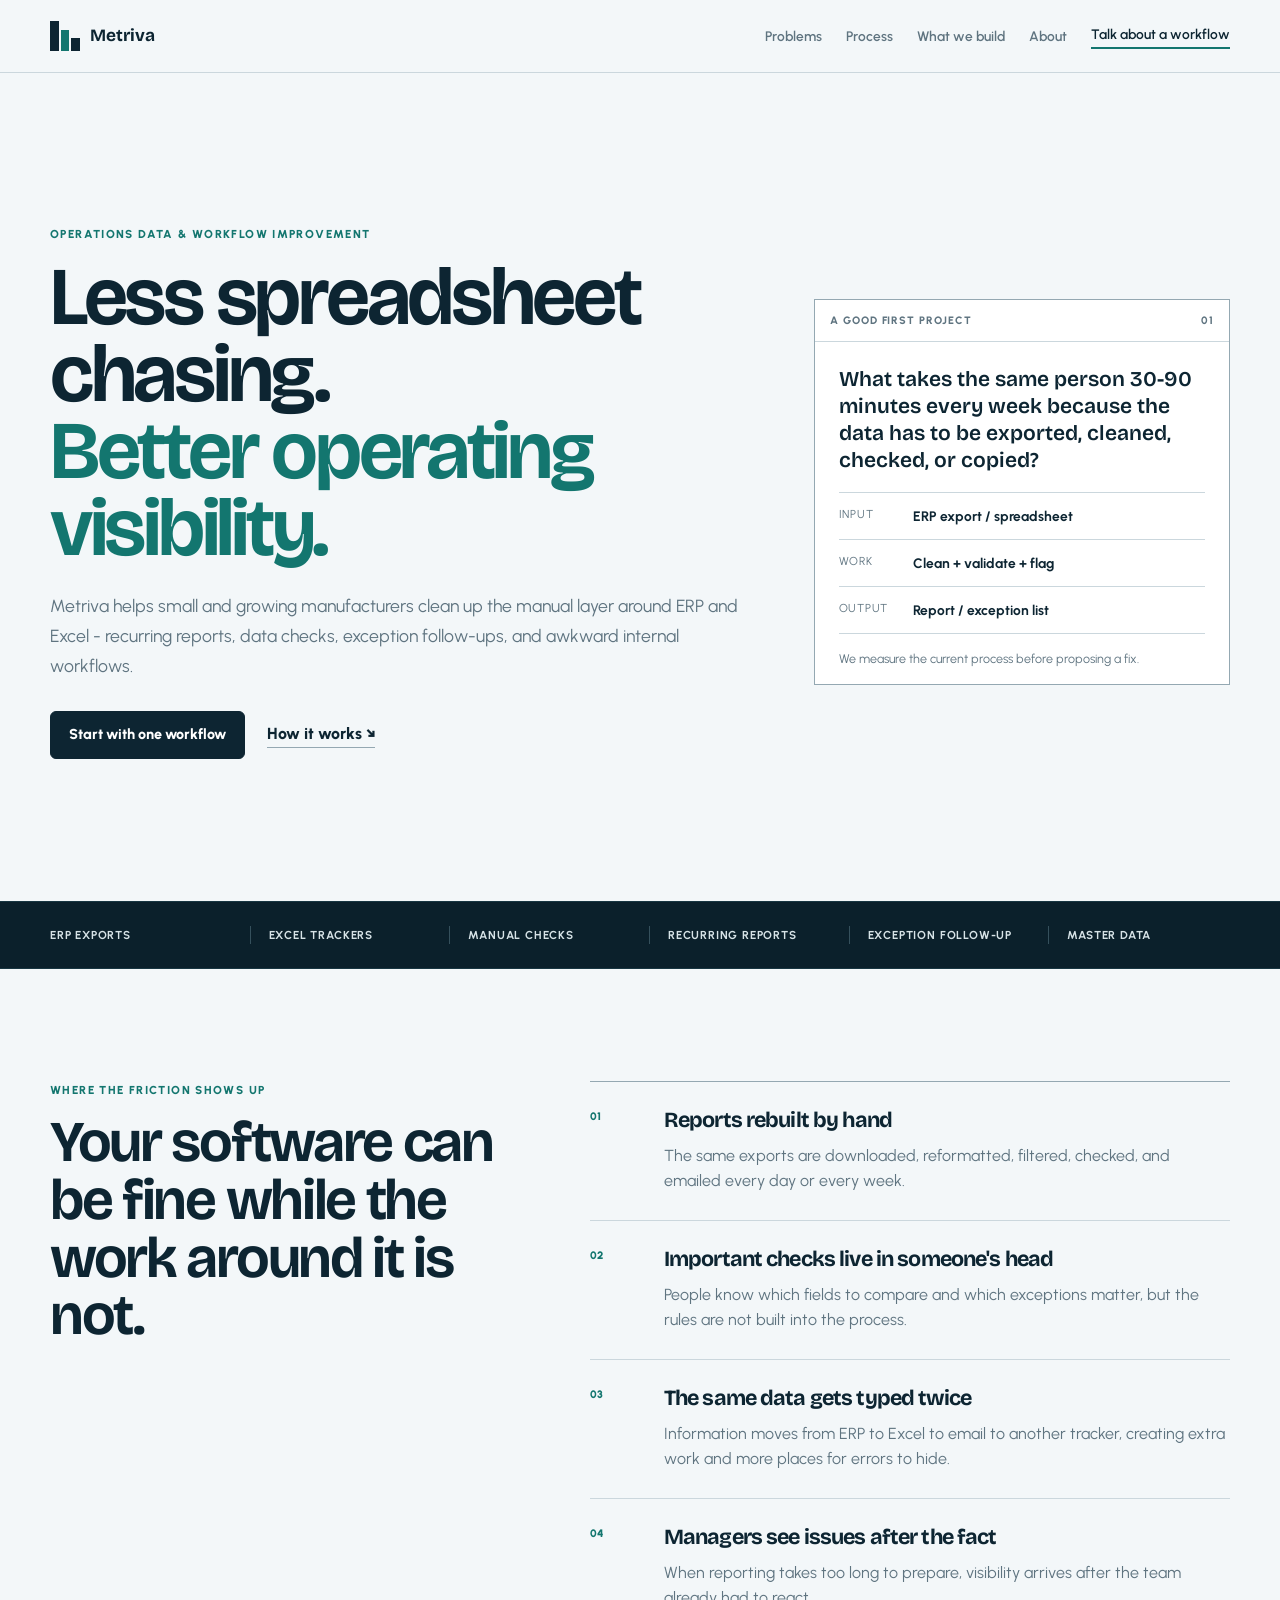
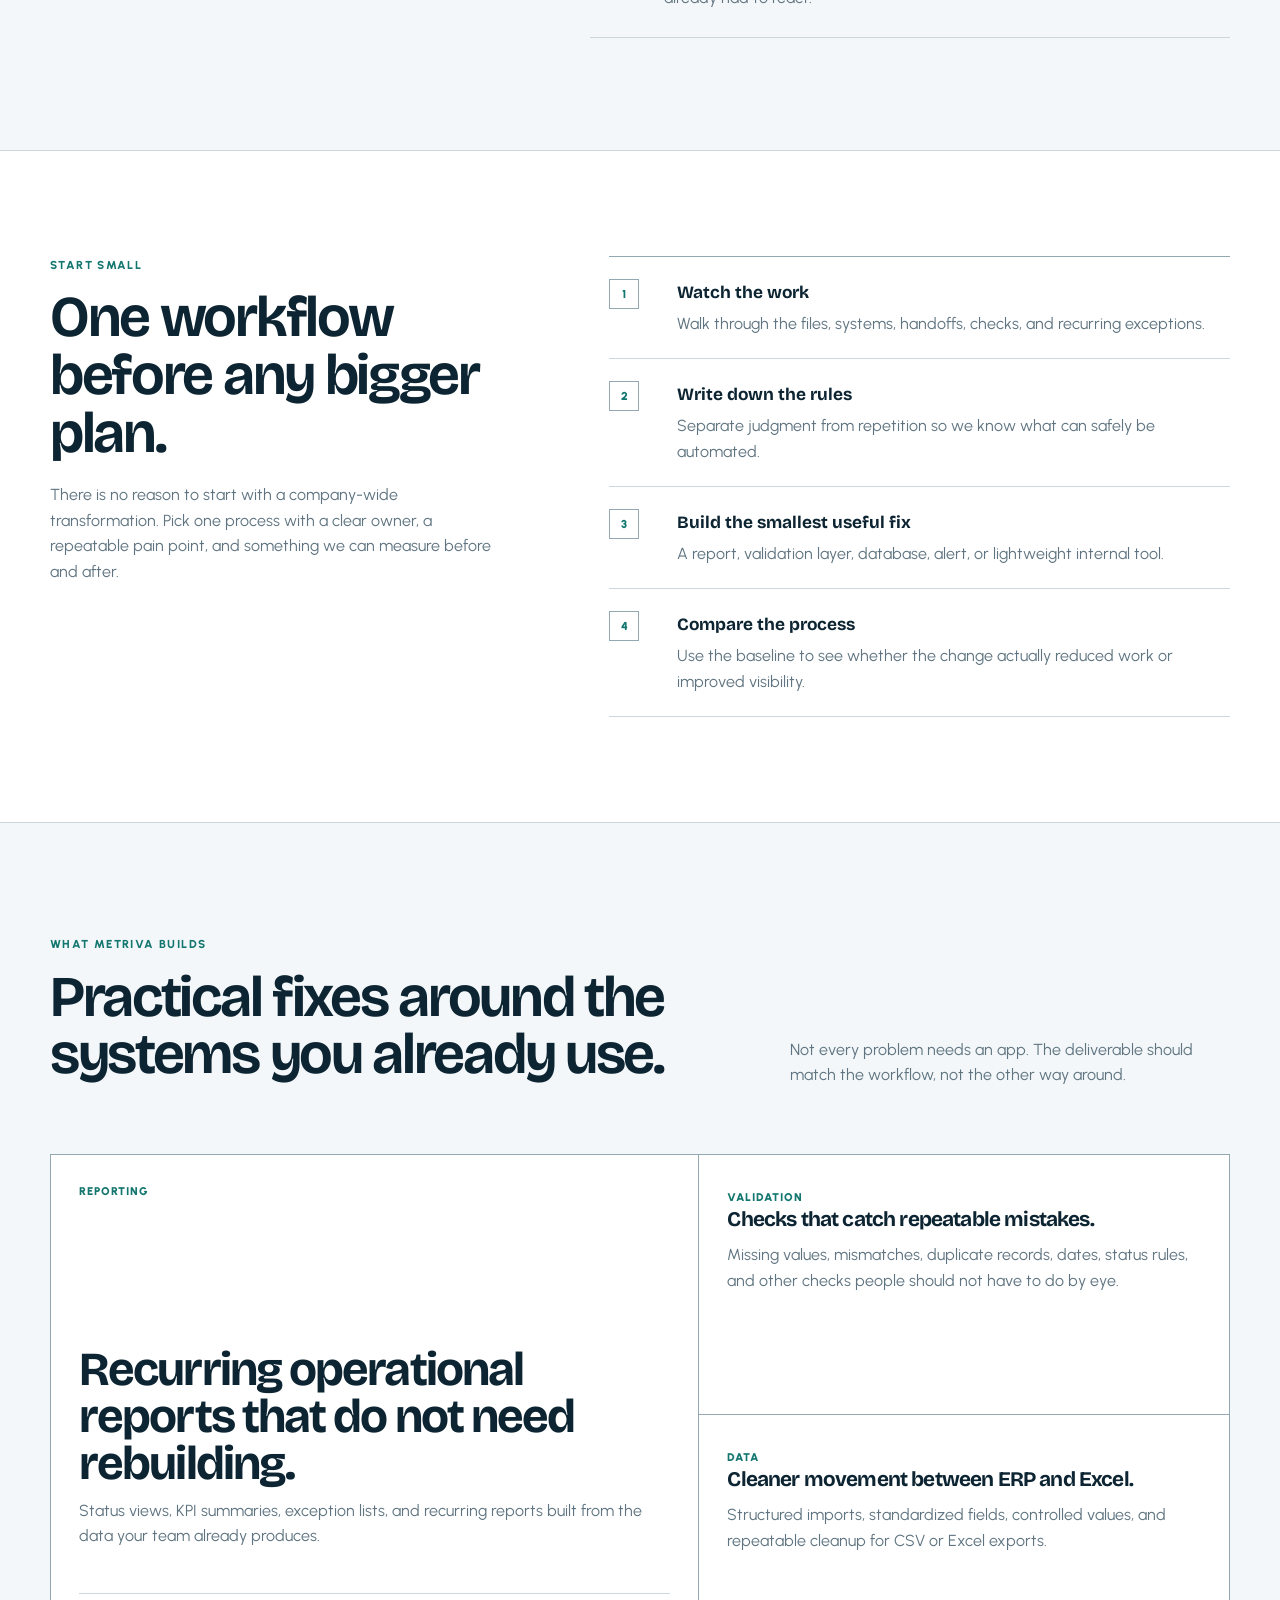
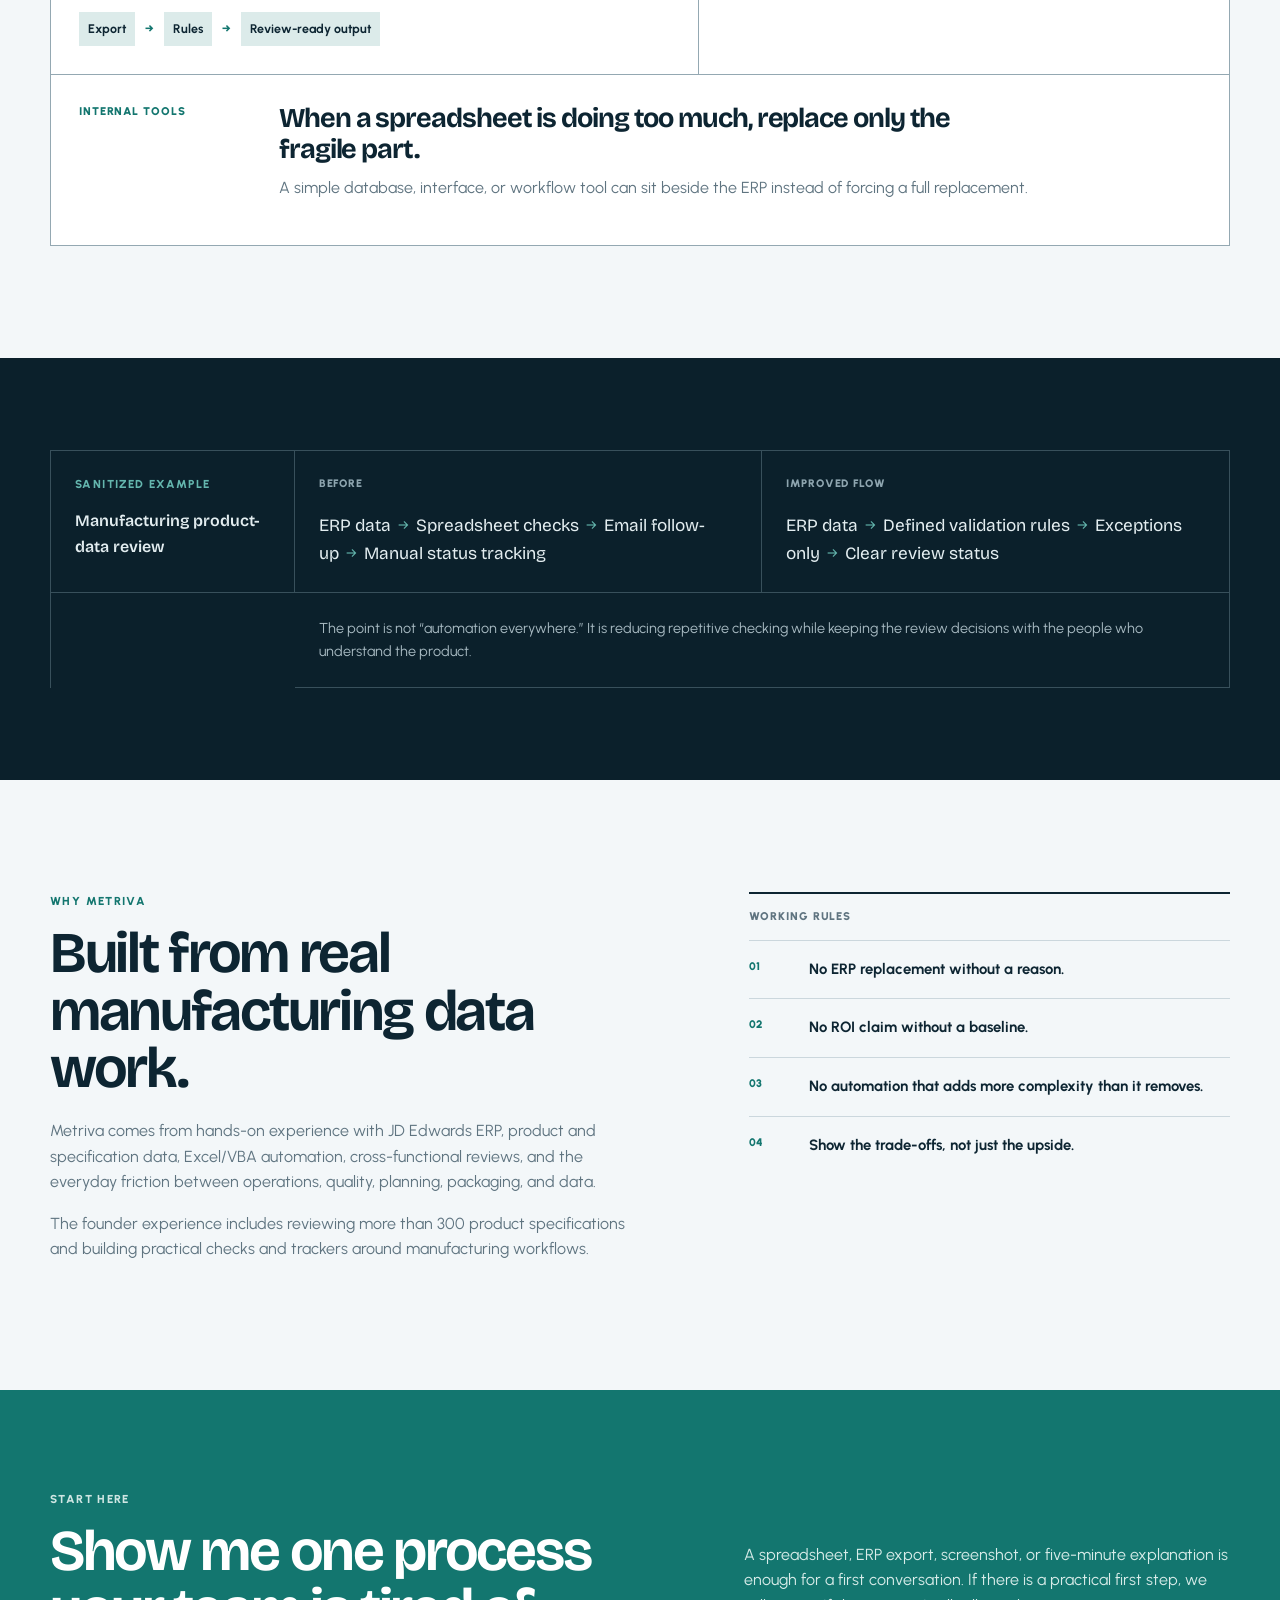
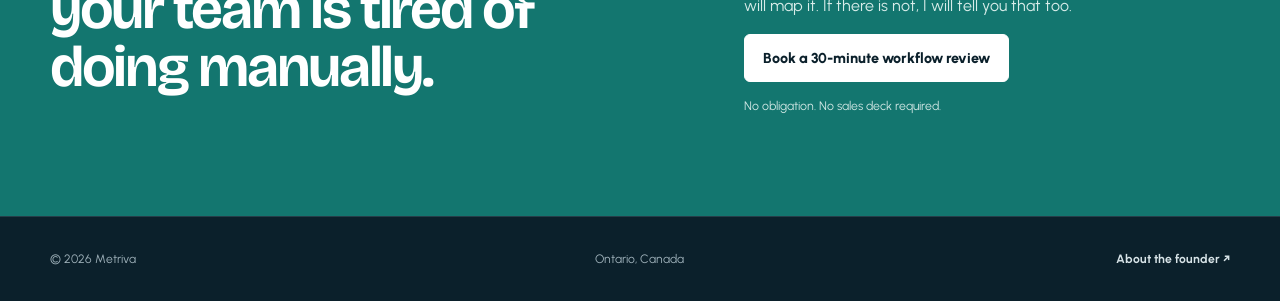
<file: index.html>
<!doctype html>
<html lang="en">
<head>
  <meta charset="utf-8">
  <meta name="viewport" content="width=device-width, initial-scale=1">
  <title>Metriva | Practical Data & Workflow Systems for Manufacturers</title>
  <meta name="description" content="Metriva helps manufacturers reduce manual reporting, spreadsheet-heavy workflows, and operational data friction without replacing the systems they already use.">
  <meta name="theme-color" content="#0d2532">
  <link rel="preconnect" href="https://fonts.googleapis.com">
  <link rel="preconnect" href="https://fonts.gstatic.com" crossorigin>
  <link href="https://fonts.googleapis.com/css2?family=Bricolage+Grotesque:opsz,wght@12..96,500;12..96,600;12..96,700&family=Urbanist:wght@400;500;600;700&display=swap" rel="stylesheet">
  <link rel="stylesheet" href="styles.css">
</head>
<body>
  <a class="skip-link" href="#main">Skip to content</a>

  <header class="site-header">
    <div class="shell nav-wrap">
      <a class="brand" href="#top" aria-label="Metriva home">
        <span class="brand-symbol" aria-hidden="true"><i></i><i></i><i></i></span>
        <span>Metriva</span>
      </a>
      <nav class="nav" aria-label="Primary navigation">
        <a href="#friction">Problems</a>
        <a href="#process">Process</a>
        <a href="#work">What we build</a>
        <a href="#about">About</a>
        <a class="nav-cta" href="#contact">Talk about a workflow</a>
      </nav>
    </div>
  </header>

  <main id="main">
    <section class="hero shell" id="top">
      <div class="hero-main">
        <p class="eyebrow">Operations data & workflow improvement</p>
        <h1>Less spreadsheet chasing.<br><span>Better operating visibility.</span></h1>
        <p class="hero-lead">Metriva helps small and growing manufacturers clean up the manual layer around ERP and Excel - recurring reports, data checks, exception follow-ups, and awkward internal workflows.</p>
        <div class="hero-actions">
          <a class="button primary" href="#contact">Start with one workflow</a>
          <a class="inline-link" href="#process">How it works <span aria-hidden="true">↘</span></a>
        </div>
      </div>

      <aside class="hero-aside" aria-label="A good first project">
        <div class="aside-head">
          <span>A good first project</span>
          <span>01</span>
        </div>
        <p class="aside-question">What takes the same person 30-90 minutes every week because the data has to be exported, cleaned, checked, or copied?</p>
        <div class="aside-example">
          <span>Input</span><strong>ERP export / spreadsheet</strong>
          <span>Work</span><strong>Clean + validate + flag</strong>
          <span>Output</span><strong>Report / exception list</strong>
        </div>
        <p class="aside-foot">We measure the current process before proposing a fix.</p>
      </aside>
    </section>

    <section class="signal-bar" aria-label="Common manufacturing workflow issues">
      <div class="shell signal-grid">
        <span>ERP exports</span>
        <span>Excel trackers</span>
        <span>Manual checks</span>
        <span>Recurring reports</span>
        <span>Exception follow-up</span>
        <span>Master data</span>
      </div>
    </section>

    <section class="section shell friction" id="friction">
      <div class="friction-heading">
        <p class="eyebrow">Where the friction shows up</p>
        <h2>Your software can be fine while the work around it is not.</h2>
      </div>
      <div class="friction-list">
        <article>
          <span class="num">01</span>
          <div><h3>Reports rebuilt by hand</h3><p>The same exports are downloaded, reformatted, filtered, checked, and emailed every day or every week.</p></div>
        </article>
        <article>
          <span class="num">02</span>
          <div><h3>Important checks live in someone's head</h3><p>People know which fields to compare and which exceptions matter, but the rules are not built into the process.</p></div>
        </article>
        <article>
          <span class="num">03</span>
          <div><h3>The same data gets typed twice</h3><p>Information moves from ERP to Excel to email to another tracker, creating extra work and more places for errors to hide.</p></div>
        </article>
        <article>
          <span class="num">04</span>
          <div><h3>Managers see issues after the fact</h3><p>When reporting takes too long to prepare, visibility arrives after the team already had to react.</p></div>
        </article>
      </div>
    </section>

    <section class="process-section" id="process">
      <div class="shell process-grid">
        <div class="process-copy">
          <p class="eyebrow">Start small</p>
          <h2>One workflow before any bigger plan.</h2>
          <p>There is no reason to start with a company-wide transformation. Pick one process with a clear owner, a repeatable pain point, and something we can measure before and after.</p>
        </div>
        <ol class="steps">
          <li><span>1</span><div><strong>Watch the work</strong><p>Walk through the files, systems, handoffs, checks, and recurring exceptions.</p></div></li>
          <li><span>2</span><div><strong>Write down the rules</strong><p>Separate judgment from repetition so we know what can safely be automated.</p></div></li>
          <li><span>3</span><div><strong>Build the smallest useful fix</strong><p>A report, validation layer, database, alert, or lightweight internal tool.</p></div></li>
          <li><span>4</span><div><strong>Compare the process</strong><p>Use the baseline to see whether the change actually reduced work or improved visibility.</p></div></li>
        </ol>
      </div>
    </section>

    <section class="section shell" id="work">
      <div class="work-head">
        <div>
          <p class="eyebrow">What Metriva builds</p>
          <h2>Practical fixes around the systems you already use.</h2>
        </div>
        <p>Not every problem needs an app. The deliverable should match the workflow, not the other way around.</p>
      </div>

      <div class="work-bento">
        <article class="work-feature">
          <span class="tag">Reporting</span>
          <h3>Recurring operational reports that do not need rebuilding.</h3>
          <p>Status views, KPI summaries, exception lists, and recurring reports built from the data your team already produces.</p>
          <div class="mini-flow"><span>Export</span><b>→</b><span>Rules</span><b>→</b><span>Review-ready output</span></div>
        </article>
        <article class="work-small">
          <span class="tag">Validation</span>
          <h3>Checks that catch repeatable mistakes.</h3>
          <p>Missing values, mismatches, duplicate records, dates, status rules, and other checks people should not have to do by eye.</p>
        </article>
        <article class="work-small">
          <span class="tag">Data</span>
          <h3>Cleaner movement between ERP and Excel.</h3>
          <p>Structured imports, standardized fields, controlled values, and repeatable cleanup for CSV or Excel exports.</p>
        </article>
        <article class="work-wide">
          <span class="tag">Internal tools</span>
          <div><h3>When a spreadsheet is doing too much, replace only the fragile part.</h3><p>A simple database, interface, or workflow tool can sit beside the ERP instead of forcing a full replacement.</p></div>
        </article>
      </div>
    </section>

    <section class="case-section">
      <div class="shell case-grid">
        <div class="case-label">
          <p class="eyebrow">Sanitized example</p>
          <span>Manufacturing product-data review</span>
        </div>
        <div class="case-before">
          <span>Before</span>
          <p>ERP data</p><i>→</i><p>Spreadsheet checks</p><i>→</i><p>Email follow-up</p><i>→</i><p>Manual status tracking</p>
        </div>
        <div class="case-after">
          <span>Improved flow</span>
          <p>ERP data</p><i>→</i><p>Defined validation rules</p><i>→</i><p>Exceptions only</p><i>→</i><p>Clear review status</p>
        </div>
        <p class="case-note">The point is not “automation everywhere.” It is reducing repetitive checking while keeping the review decisions with the people who understand the product.</p>
      </div>
    </section>

    <section class="section shell about" id="about">
      <div class="about-main">
        <p class="eyebrow">Why Metriva</p>
        <h2>Built from real manufacturing data work.</h2>
        <p>Metriva comes from hands-on experience with JD Edwards ERP, product and specification data, Excel/VBA automation, cross-functional reviews, and the everyday friction between operations, quality, planning, packaging, and data.</p>
        <p>The founder experience includes reviewing more than 300 product specifications and building practical checks and trackers around manufacturing workflows.</p>
      </div>
      <aside class="principles">
        <p class="principles-title">Working rules</p>
        <div><span>01</span><strong>No ERP replacement without a reason.</strong></div>
        <div><span>02</span><strong>No ROI claim without a baseline.</strong></div>
        <div><span>03</span><strong>No automation that adds more complexity than it removes.</strong></div>
        <div><span>04</span><strong>Show the trade-offs, not just the upside.</strong></div>
      </aside>
    </section>

    <section class="contact" id="contact">
      <div class="shell contact-grid">
        <div>
          <p class="eyebrow">Start here</p>
          <h2>Show me one process your team is tired of doing manually.</h2>
        </div>
        <div class="contact-copy">
          <p>A spreadsheet, ERP export, screenshot, or five-minute explanation is enough for a first conversation. If there is a practical first step, we will map it. If there is not, I will tell you that too.</p>
          <a class="button primary light" href="mailto:ivanalc.oviedo@gmail.com?subject=Metriva%20workflow%20review">Book a 30-minute workflow review</a>
          <span>No obligation. No sales deck required.</span>
        </div>
      </div>
    </section>
  </main>

  <footer>
    <div class="shell footer-grid">
      <span>© 2026 Metriva</span>
      <span>Ontario, Canada</span>
      <a href="/ivan/">About the founder ↗</a>
    </div>
  </footer>
</body>
</html>
</file>
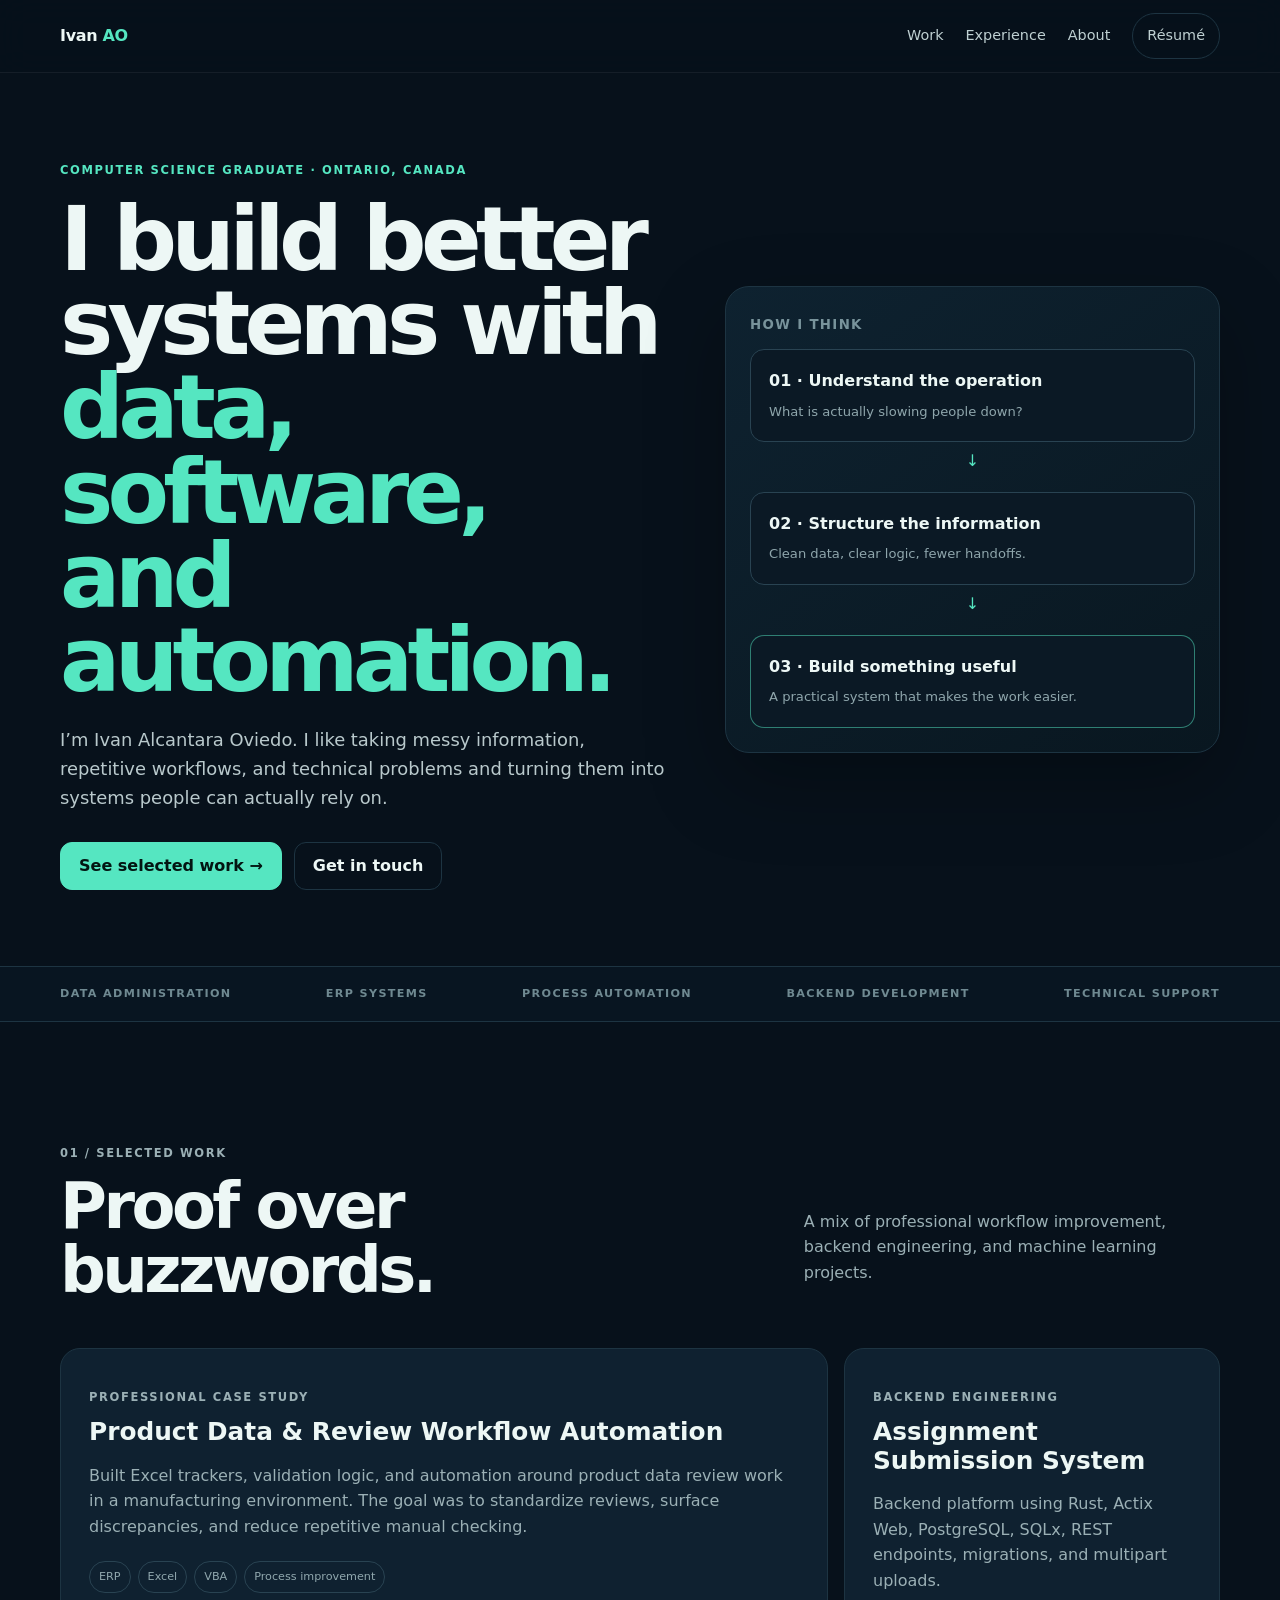
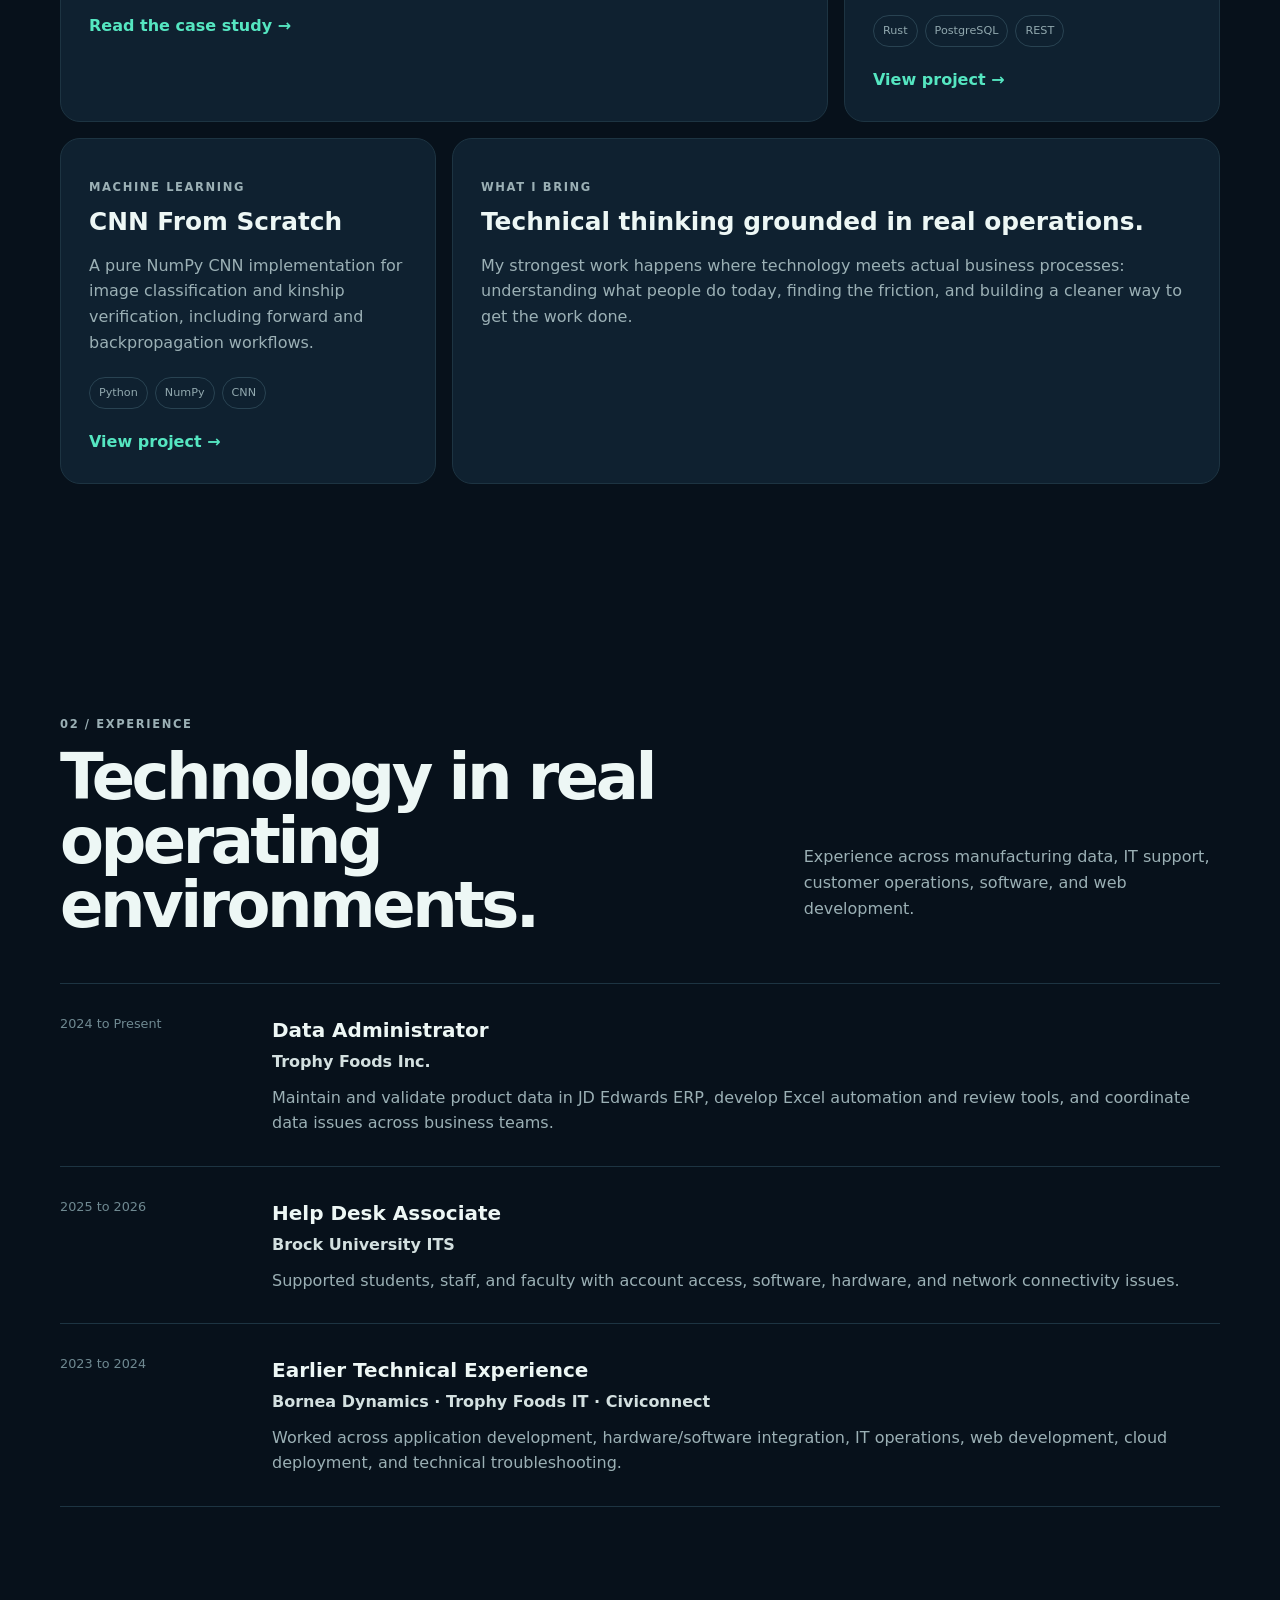
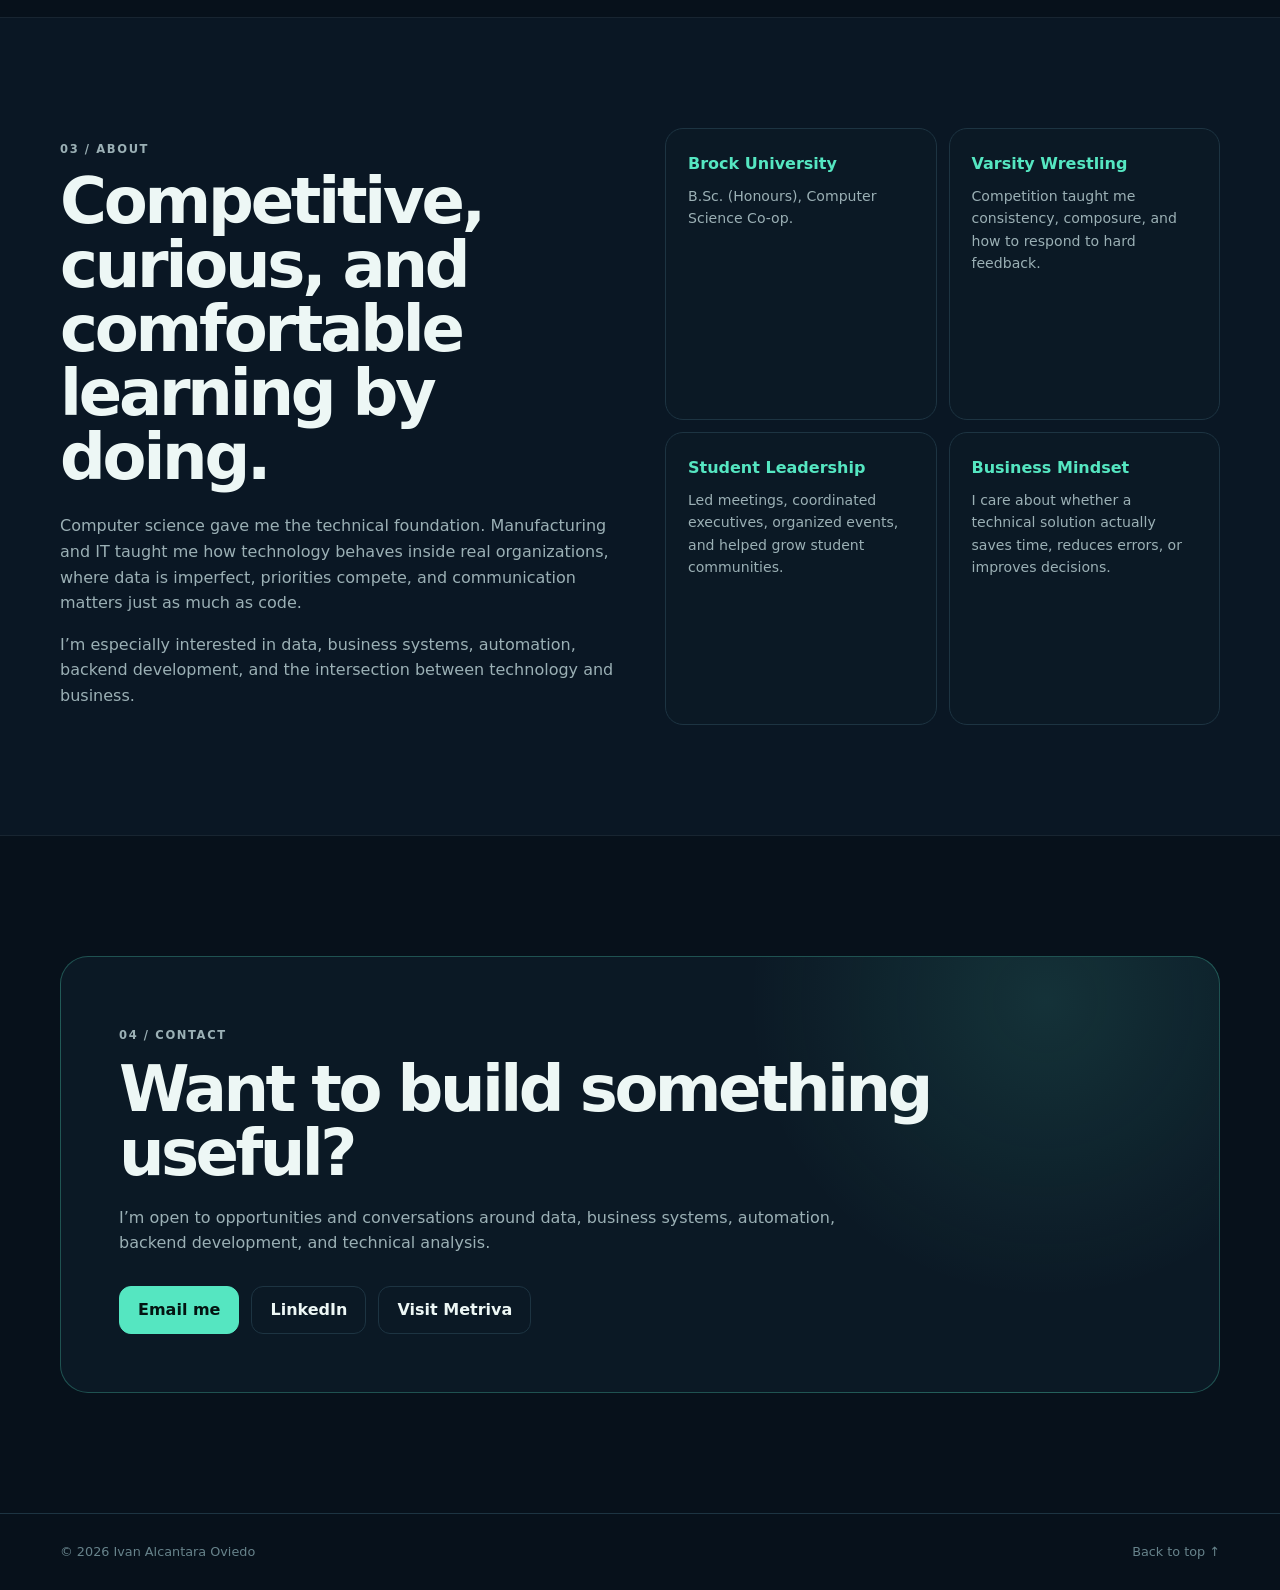
<file: ivan/index.html>
<!doctype html>
<html lang="en">
<head>
  <meta charset="utf-8">
  <meta name="viewport" content="width=device-width, initial-scale=1">
  <title>Ivan Alcantara Oviedo | Data, Systems & Software</title>
  <meta name="description" content="Ivan Alcantara Oviedo is a Computer Science graduate working across data, software, automation, and business systems.">
  <meta name="theme-color" content="#07111b">
  <style>
    :root{--bg:#07111b;--panel:#0b1925;--card:#0f2130;--line:#1d3442;--text:#edf7f5;--muted:#9bb0b5;--accent:#55e6c1;--ink:#031512;--max:1160px}
    *{box-sizing:border-box}html{scroll-behavior:smooth}body{margin:0;background:var(--bg);color:var(--text);font-family:Inter,ui-sans-serif,system-ui,-apple-system,BlinkMacSystemFont,"Segoe UI",sans-serif;line-height:1.6}a{color:inherit;text-decoration:none}.shell{width:min(var(--max),calc(100% - 40px));margin:auto}
    header{position:sticky;top:0;z-index:20;background:rgba(7,17,27,.84);backdrop-filter:blur(16px);border-bottom:1px solid rgba(255,255,255,.06)}nav{min-height:72px;display:flex;align-items:center;justify-content:space-between;gap:22px}.brand{font-weight:850;letter-spacing:-.02em}.brand span{color:var(--accent)}.navlinks{display:flex;gap:22px;align-items:center;color:#bfd0d2;font-size:.9rem}.navlinks a:hover{color:var(--accent)}.pill{padding:10px 14px;border:1px solid var(--line);border-radius:999px}
    .hero{min-height:84vh;display:grid;grid-template-columns:1.1fr .9fr;gap:60px;align-items:center;padding:76px 0}.eyebrow,.kicker{color:var(--accent);text-transform:uppercase;letter-spacing:.14em;font-size:.72rem;font-weight:850}.hero h1{font-size:clamp(3.5rem,7vw,6.6rem);line-height:.94;letter-spacing:-.065em;margin:18px 0 24px}.hero h1 em{font-style:normal;color:var(--accent)}.lead{font-size:1.12rem;max-width:700px;color:#b9c9cc}.actions{display:flex;gap:12px;flex-wrap:wrap;margin-top:30px}.btn{display:inline-flex;align-items:center;justify-content:center;min-height:48px;padding:0 18px;border-radius:12px;border:1px solid var(--line);font-weight:800}.btn.primary{background:var(--accent);color:var(--ink);border-color:var(--accent)}
    .system{padding:24px;border:1px solid var(--line);border-radius:24px;background:linear-gradient(145deg,#0e2230,#091720);box-shadow:0 30px 80px rgba(0,0,0,.28)}.system small{color:#78939b;font-weight:800;letter-spacing:.1em}.node{padding:18px;border:1px solid #294352;border-radius:14px;background:#0b1925;margin-top:12px}.node strong{display:block;margin-bottom:4px}.node span{color:#8fa6ac;font-size:.82rem}.arrow{text-align:center;color:var(--accent);padding:6px}.node.out{border-color:rgba(85,230,193,.5)}
    .strip{border-block:1px solid var(--line);background:#081521}.strip .shell{display:flex;gap:28px;justify-content:space-between;overflow:auto;padding:18px 0;color:#6f8991;font-size:.7rem;font-weight:850;letter-spacing:.12em;white-space:nowrap}
    section.block{padding:110px 0}.sectionhead{display:grid;grid-template-columns:1fr .6fr;gap:50px;align-items:end;margin-bottom:46px}.sectionhead h2{font-size:clamp(2.5rem,5vw,4.7rem);line-height:1;letter-spacing:-.055em;margin:10px 0 0}.sectionhead p{color:var(--muted)}
    .grid{display:grid;grid-template-columns:repeat(3,1fr);gap:16px}.card{padding:28px;border:1px solid var(--line);border-radius:20px;background:var(--card)}.card.wide{grid-column:span 2}.card h3{font-size:1.55rem;line-height:1.15;margin:10px 0}.card p{color:var(--muted)}.tags{display:flex;flex-wrap:wrap;gap:7px;margin-top:22px}.tags span{padding:6px 9px;border:1px solid #294352;border-radius:999px;color:#91a8ae;font-size:.7rem}.link{display:inline-block;margin-top:20px;color:var(--accent);font-weight:800}
    .timeline{border-top:1px solid var(--line)}.row{display:grid;grid-template-columns:180px 1fr;gap:32px;padding:30px 0;border-bottom:1px solid var(--line)}.when{color:#6f8991;font-size:.8rem}.row h3{margin:0 0 3px;font-size:1.25rem}.row .company{color:#d3e0e0;font-weight:700;margin:0 0 10px}.row p:last-child{color:var(--muted);margin:0}
    .about{background:#0a1724;border-block:1px solid rgba(255,255,255,.06)}.aboutgrid{display:grid;grid-template-columns:1fr 1fr;gap:50px}.about h2{font-size:clamp(2.5rem,5vw,4.6rem);line-height:1;letter-spacing:-.05em;margin:10px 0 24px}.about p{color:var(--muted)}.facts{display:grid;grid-template-columns:1fr 1fr;gap:12px}.fact{padding:22px;border:1px solid var(--line);border-radius:18px;background:#0b1925}.fact b{display:block;color:var(--accent);margin-bottom:8px}.fact p{margin:0;font-size:.88rem}
    .contact{padding:120px 0}.contactbox{padding:58px;border:1px solid rgba(85,230,193,.28);border-radius:28px;background:radial-gradient(circle at 85% 10%,rgba(85,230,193,.12),transparent 28%),#0b1925}.contactbox h2{font-size:clamp(2.7rem,5vw,5rem);line-height:1;letter-spacing:-.055em;margin:12px 0 20px;max-width:900px}.contactbox p{color:var(--muted);max-width:720px}footer{border-top:1px solid var(--line);padding:28px 0;color:#67838b;font-size:.8rem}.foot{display:flex;justify-content:space-between;gap:20px}
    @media(max-width:850px){.navlinks a:not(.pill){display:none}.hero,.sectionhead,.aboutgrid{grid-template-columns:1fr}.hero{padding:56px 0}.grid{grid-template-columns:1fr}.card.wide{grid-column:auto}.row{grid-template-columns:1fr;gap:8px}.facts{grid-template-columns:1fr}.contactbox{padding:34px}.hero h1{font-size:clamp(3.2rem,15vw,5rem)}}
  </style>
</head>
<body>
<header><nav class="shell"><a class="brand" href="#top">Ivan <span>AO</span></a><div class="navlinks"><a href="#work">Work</a><a href="#experience">Experience</a><a href="#about">About</a><a href="/resume.html" class="pill">Résumé</a></div></nav></header>
<main id="top">
<section class="hero shell"><div><p class="eyebrow">Computer Science graduate · Ontario, Canada</p><h1>I build better systems with <em>data, software, and automation.</em></h1><p class="lead">I’m Ivan Alcantara Oviedo. I like taking messy information, repetitive workflows, and technical problems and turning them into systems people can actually rely on.</p><div class="actions"><a class="btn primary" href="#work">See selected work →</a><a class="btn" href="mailto:ivanalc.oviedo@gmail.com">Get in touch</a></div></div><div class="system"><small>HOW I THINK</small><div class="node"><strong>01 · Understand the operation</strong><span>What is actually slowing people down?</span></div><div class="arrow">↓</div><div class="node"><strong>02 · Structure the information</strong><span>Clean data, clear logic, fewer handoffs.</span></div><div class="arrow">↓</div><div class="node out"><strong>03 · Build something useful</strong><span>A practical system that makes the work easier.</span></div></div></section>
<div class="strip"><div class="shell"><span>DATA ADMINISTRATION</span><span>ERP SYSTEMS</span><span>PROCESS AUTOMATION</span><span>BACKEND DEVELOPMENT</span><span>TECHNICAL SUPPORT</span></div></div>
<section class="block shell" id="work"><div class="sectionhead"><div><p class="kicker">01 / Selected work</p><h2>Proof over buzzwords.</h2></div><p>A mix of professional workflow improvement, backend engineering, and machine learning projects.</p></div><div class="grid"><article class="card wide"><p class="kicker">Professional case study</p><h3>Product Data & Review Workflow Automation</h3><p>Built Excel trackers, validation logic, and automation around product data review work in a manufacturing environment. The goal was to standardize reviews, surface discrepancies, and reduce repetitive manual checking.</p><div class="tags"><span>ERP</span><span>Excel</span><span>VBA</span><span>Process improvement</span></div><a class="link" href="/projects/data-workflow-automation.html">Read the case study →</a></article><article class="card"><p class="kicker">Backend engineering</p><h3>Assignment Submission System</h3><p>Backend platform using Rust, Actix Web, PostgreSQL, SQLx, REST endpoints, migrations, and multipart uploads.</p><div class="tags"><span>Rust</span><span>PostgreSQL</span><span>REST</span></div><a class="link" href="/projects/assignment-submission-system.html">View project →</a></article><article class="card"><p class="kicker">Machine learning</p><h3>CNN From Scratch</h3><p>A pure NumPy CNN implementation for image classification and kinship verification, including forward and backpropagation workflows.</p><div class="tags"><span>Python</span><span>NumPy</span><span>CNN</span></div><a class="link" href="/projects/cnn-from-scratch.html">View project →</a></article><article class="card wide"><p class="kicker">What I bring</p><h3>Technical thinking grounded in real operations.</h3><p>My strongest work happens where technology meets actual business processes: understanding what people do today, finding the friction, and building a cleaner way to get the work done.</p></article></div></section>
<section class="block shell" id="experience"><div class="sectionhead"><div><p class="kicker">02 / Experience</p><h2>Technology in real operating environments.</h2></div><p>Experience across manufacturing data, IT support, customer operations, software, and web development.</p></div><div class="timeline"><div class="row"><div class="when">2024 to Present</div><div><h3>Data Administrator</h3><p class="company">Trophy Foods Inc.</p><p>Maintain and validate product data in JD Edwards ERP, develop Excel automation and review tools, and coordinate data issues across business teams.</p></div></div><div class="row"><div class="when">2025 to 2026</div><div><h3>Help Desk Associate</h3><p class="company">Brock University ITS</p><p>Supported students, staff, and faculty with account access, software, hardware, and network connectivity issues.</p></div></div><div class="row"><div class="when">2023 to 2024</div><div><h3>Earlier Technical Experience</h3><p class="company">Bornea Dynamics · Trophy Foods IT · Civiconnect</p><p>Worked across application development, hardware/software integration, IT operations, web development, cloud deployment, and technical troubleshooting.</p></div></div></div></section>
<section class="block about" id="about"><div class="shell aboutgrid"><div><p class="kicker">03 / About</p><h2>Competitive, curious, and comfortable learning by doing.</h2><p>Computer science gave me the technical foundation. Manufacturing and IT taught me how technology behaves inside real organizations, where data is imperfect, priorities compete, and communication matters just as much as code.</p><p>I’m especially interested in data, business systems, automation, backend development, and the intersection between technology and business.</p></div><div class="facts"><div class="fact"><b>Brock University</b><p>B.Sc. (Honours), Computer Science Co-op.</p></div><div class="fact"><b>Varsity Wrestling</b><p>Competition taught me consistency, composure, and how to respond to hard feedback.</p></div><div class="fact"><b>Student Leadership</b><p>Led meetings, coordinated executives, organized events, and helped grow student communities.</p></div><div class="fact"><b>Business Mindset</b><p>I care about whether a technical solution actually saves time, reduces errors, or improves decisions.</p></div></div></div></section>
<section class="contact shell" id="contact"><div class="contactbox"><p class="kicker">04 / Contact</p><h2>Want to build something useful?</h2><p>I’m open to opportunities and conversations around data, business systems, automation, backend development, and technical analysis.</p><div class="actions"><a class="btn primary" href="mailto:ivanalc.oviedo@gmail.com">Email me</a><a class="btn" href="https://www.linkedin.com/in/ivan-alcantara-oviedo" target="_blank" rel="noreferrer">LinkedIn</a><a class="btn" href="/">Visit Metriva</a></div></div></section>
</main><footer><div class="shell foot"><span>© 2026 Ivan Alcantara Oviedo</span><a href="#top">Back to top ↑</a></div></footer>
</body></html>
</file>
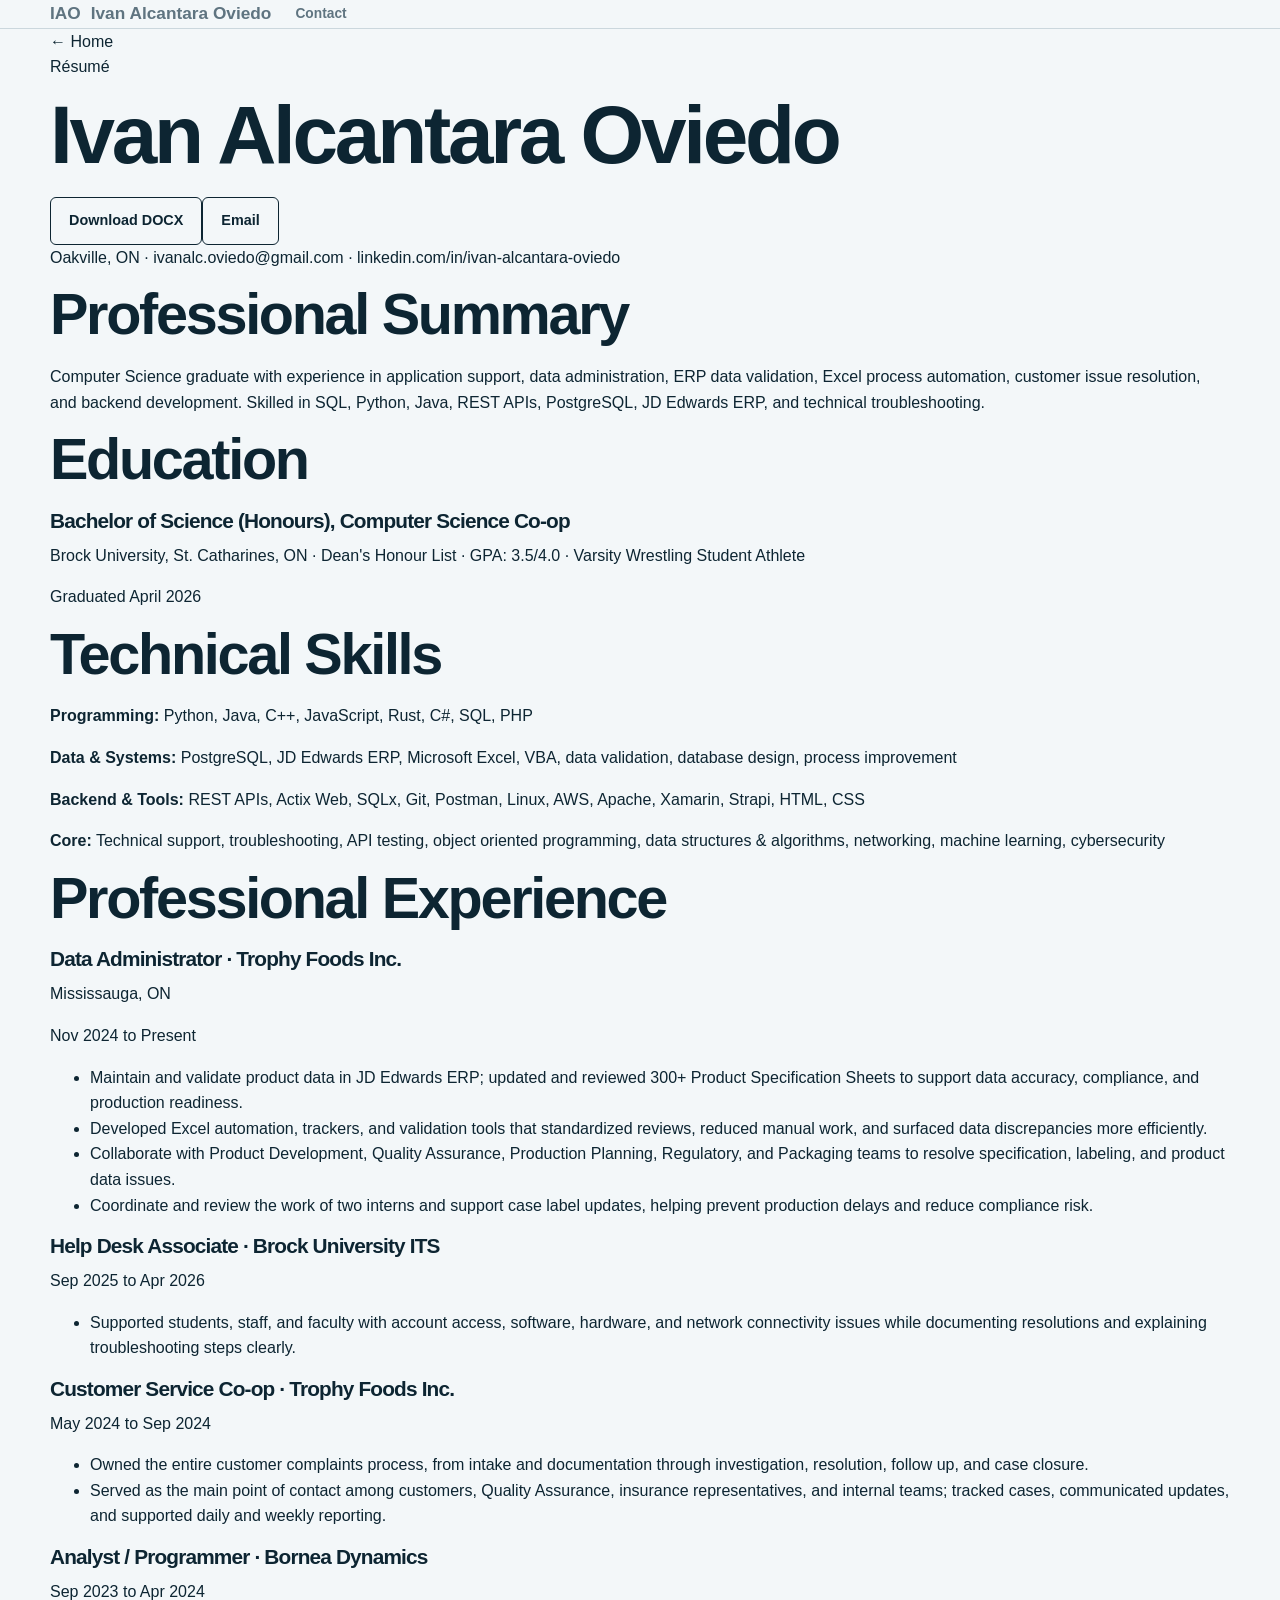
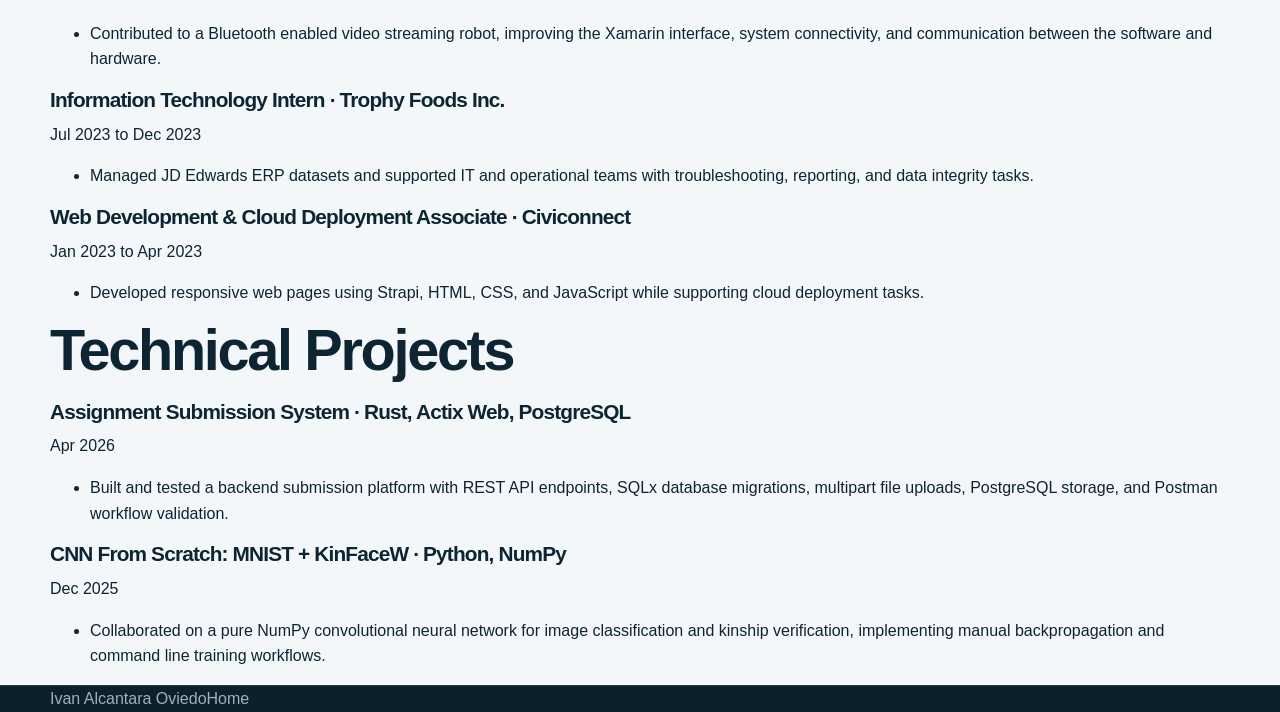
<file: resume.html>
<!doctype html><html lang="en"><head><meta charset="utf-8"><meta name="viewport" content="width=device-width, initial-scale=1"><title>Résumé | Ivan Alcantara Oviedo</title><meta name="description" content="Résumé of Ivan Alcantara Oviedo, Computer Science graduate with experience in data administration, ERP systems, automation, technical support, and backend development."><meta name="theme-color" content="#08131f"><link rel="icon" href="assets/favicon.svg" type="image/svg+xml"><link rel="stylesheet" href="styles.css"></head><body><a class="skip-link" href="#main">Skip to main content</a><header class="site-header"><nav class="nav shell"><a class="brand" href="index.html"><span class="brand-mark">IAO</span><span class="brand-text">Ivan Alcantara Oviedo</span></a><a class="nav-resume" href="index.html#contact">Contact</a></nav></header><main id="main" class="resume-page shell"><div class="resume-top"><div><a class="back-link" href="index.html">← Home</a><p class="kicker">Résumé</p><h1>Ivan Alcantara Oviedo</h1></div><div class="resume-actions"><a class="button button-primary" href="assets/Ivan_Alcantara_Oviedo_Resume_2026.docx" download>Download DOCX</a><a class="button button-secondary" href="mailto:ivanalc.oviedo@gmail.com">Email</a></div></div><article class="resume-sheet"><p class="resume-contact">Oakville, ON · ivanalc.oviedo@gmail.com · linkedin.com/in/ivan-alcantara-oviedo</p><h2>Professional Summary</h2><p>Computer Science graduate with experience in application support, data administration, ERP data validation, Excel process automation, customer issue resolution, and backend development. Skilled in SQL, Python, Java, REST APIs, PostgreSQL, JD Edwards ERP, and technical troubleshooting.</p><h2>Education</h2><div class="resume-role"><div><h3>Bachelor of Science (Honours), Computer Science Co-op</h3><p>Brock University, St. Catharines, ON · Dean's Honour List · GPA: 3.5/4.0 · Varsity Wrestling Student Athlete</p></div><p>Graduated April 2026</p></div><h2>Technical Skills</h2><p><strong>Programming:</strong> Python, Java, C++, JavaScript, Rust, C#, SQL, PHP</p><p><strong>Data & Systems:</strong> PostgreSQL, JD Edwards ERP, Microsoft Excel, VBA, data validation, database design, process improvement</p><p><strong>Backend & Tools:</strong> REST APIs, Actix Web, SQLx, Git, Postman, Linux, AWS, Apache, Xamarin, Strapi, HTML, CSS</p><p><strong>Core:</strong> Technical support, troubleshooting, API testing, object oriented programming, data structures & algorithms, networking, machine learning, cybersecurity</p><h2>Professional Experience</h2><div class="resume-role"><div><h3>Data Administrator · Trophy Foods Inc.</h3><p>Mississauga, ON</p></div><p>Nov 2024 to Present</p></div><ul><li>Maintain and validate product data in JD Edwards ERP; updated and reviewed 300+ Product Specification Sheets to support data accuracy, compliance, and production readiness.</li><li>Developed Excel automation, trackers, and validation tools that standardized reviews, reduced manual work, and surfaced data discrepancies more efficiently.</li><li>Collaborate with Product Development, Quality Assurance, Production Planning, Regulatory, and Packaging teams to resolve specification, labeling, and product data issues.</li><li>Coordinate and review the work of two interns and support case label updates, helping prevent production delays and reduce compliance risk.</li></ul><div class="resume-role"><div><h3>Help Desk Associate · Brock University ITS</h3></div><p>Sep 2025 to Apr 2026</p></div><ul><li>Supported students, staff, and faculty with account access, software, hardware, and network connectivity issues while documenting resolutions and explaining troubleshooting steps clearly.</li></ul><div class="resume-role"><div><h3>Customer Service Co-op · Trophy Foods Inc.</h3></div><p>May 2024 to Sep 2024</p></div><ul><li>Owned the entire customer complaints process, from intake and documentation through investigation, resolution, follow up, and case closure.</li><li>Served as the main point of contact among customers, Quality Assurance, insurance representatives, and internal teams; tracked cases, communicated updates, and supported daily and weekly reporting.</li></ul><div class="resume-role"><div><h3>Analyst / Programmer · Bornea Dynamics</h3></div><p>Sep 2023 to Apr 2024</p></div><ul><li>Contributed to a Bluetooth enabled video streaming robot, improving the Xamarin interface, system connectivity, and communication between the software and hardware.</li></ul><div class="resume-role"><div><h3>Information Technology Intern · Trophy Foods Inc.</h3></div><p>Jul 2023 to Dec 2023</p></div><ul><li>Managed JD Edwards ERP datasets and supported IT and operational teams with troubleshooting, reporting, and data integrity tasks.</li></ul><div class="resume-role"><div><h3>Web Development & Cloud Deployment Associate · Civiconnect</h3></div><p>Jan 2023 to Apr 2023</p></div><ul><li>Developed responsive web pages using Strapi, HTML, CSS, and JavaScript while supporting cloud deployment tasks.</li></ul><h2>Technical Projects</h2><div class="resume-role"><div><h3>Assignment Submission System · Rust, Actix Web, PostgreSQL</h3></div><p>Apr 2026</p></div><ul><li>Built and tested a backend submission platform with REST API endpoints, SQLx database migrations, multipart file uploads, PostgreSQL storage, and Postman workflow validation.</li></ul><div class="resume-role"><div><h3>CNN From Scratch: MNIST + KinFaceW · Python, NumPy</h3></div><p>Dec 2025</p></div><ul><li>Collaborated on a pure NumPy convolutional neural network for image classification and kinship verification, implementing manual backpropagation and command line training workflows.</li></ul></article></main><footer class="site-footer"><div class="shell footer-inner"><span>Ivan Alcantara Oviedo</span><a href="index.html">Home</a></div></footer></body></html>
</file>
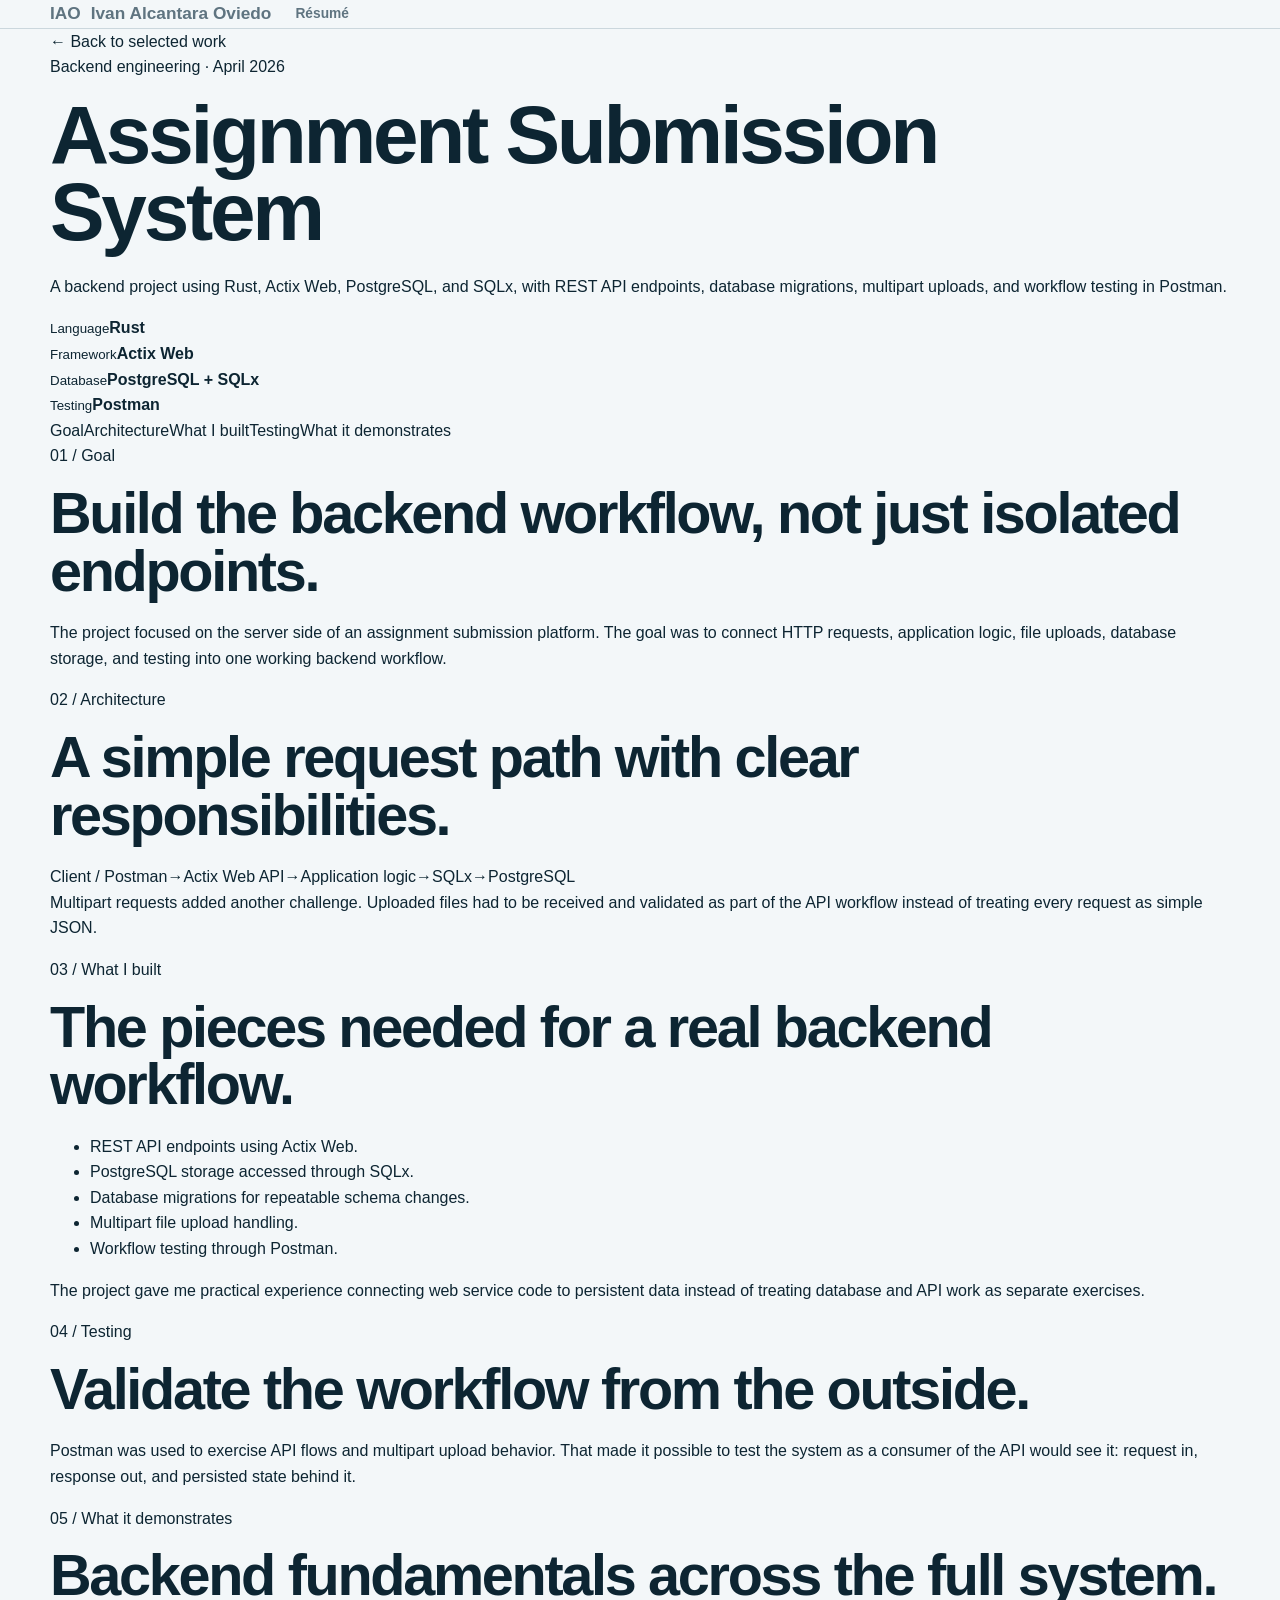
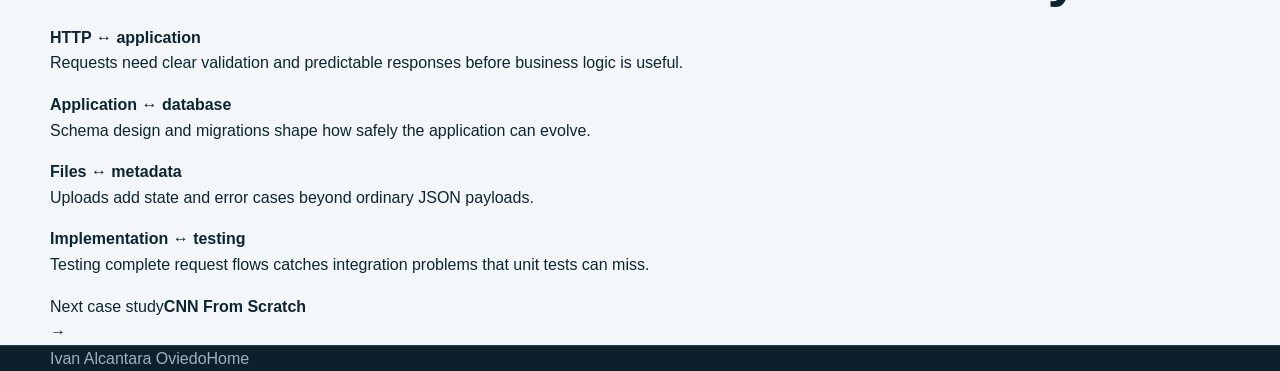
<file: projects/assignment-submission-system.html>
<!doctype html><html lang="en"><head><meta charset="utf-8"><meta name="viewport" content="width=device-width, initial-scale=1"><title>Assignment Submission System | Ivan Alcantara Oviedo</title><meta name="description" content="Case study of a Rust, Actix Web, SQLx, and PostgreSQL assignment submission backend built by Ivan Alcantara Oviedo."><meta name="theme-color" content="#08131f"><link rel="icon" href="../assets/favicon.svg" type="image/svg+xml"><link rel="stylesheet" href="../styles.css"></head><body><a class="skip-link" href="#main">Skip to main content</a><header class="site-header"><nav class="nav shell"><a class="brand" href="../index.html"><span class="brand-mark">IAO</span><span class="brand-text">Ivan Alcantara Oviedo</span></a><a class="nav-resume" href="../resume.html">Résumé</a></nav></header><main id="main"><section class="page-hero shell reveal"><a class="back-link" href="../index.html#work">← Back to selected work</a><p class="kicker">Backend engineering · April 2026</p><h1>Assignment Submission System</h1><p class="page-lead">A backend project using Rust, Actix Web, PostgreSQL, and SQLx, with REST API endpoints, database migrations, multipart uploads, and workflow testing in Postman.</p><div class="case-summary"><div><small>Language</small><strong>Rust</strong></div><div><small>Framework</small><strong>Actix Web</strong></div><div><small>Database</small><strong>PostgreSQL + SQLx</strong></div><div><small>Testing</small><strong>Postman</strong></div></div></section><div class="shell case-body"><aside class="case-aside"><a href="#goal">Goal</a><a href="#architecture">Architecture</a><a href="#built">What I built</a><a href="#testing">Testing</a><a href="#learning">What it demonstrates</a></aside><article class="case-content"><section id="goal"><p class="kicker">01 / Goal</p><h2>Build the backend workflow, not just isolated endpoints.</h2><p>The project focused on the server side of an assignment submission platform. The goal was to connect HTTP requests, application logic, file uploads, database storage, and testing into one working backend workflow.</p></section><section id="architecture"><p class="kicker">02 / Architecture</p><h2>A simple request path with clear responsibilities.</h2><div class="architecture" role="img" aria-label="Client or Postman sends REST requests to Actix Web, which uses application logic and SQLx to communicate with PostgreSQL"><div class="architecture-row"><span class="arch-box">Client / Postman</span><span class="arch-arrow">→</span><span class="arch-box accented">Actix Web API</span><span class="arch-arrow">→</span><span class="arch-box">Application logic</span><span class="arch-arrow">→</span><span class="arch-box">SQLx</span><span class="arch-arrow">→</span><span class="arch-box">PostgreSQL</span></div></div><p>Multipart requests added another challenge. Uploaded files had to be received and validated as part of the API workflow instead of treating every request as simple JSON.</p></section><section id="built"><p class="kicker">03 / What I built</p><h2>The pieces needed for a real backend workflow.</h2><ul><li>REST API endpoints using Actix Web.</li><li>PostgreSQL storage accessed through SQLx.</li><li>Database migrations for repeatable schema changes.</li><li>Multipart file upload handling.</li><li>Workflow testing through Postman.</li></ul><p>The project gave me practical experience connecting web service code to persistent data instead of treating database and API work as separate exercises.</p></section><section id="testing"><p class="kicker">04 / Testing</p><h2>Validate the workflow from the outside.</h2><p>Postman was used to exercise API flows and multipart upload behavior. That made it possible to test the system as a consumer of the API would see it: request in, response out, and persisted state behind it.</p></section><section id="learning"><p class="kicker">05 / What it demonstrates</p><h2>Backend fundamentals across the full system.</h2><div class="lessons-grid"><div class="lesson"><strong>HTTP ↔ application</strong><p>Requests need clear validation and predictable responses before business logic is useful.</p></div><div class="lesson"><strong>Application ↔ database</strong><p>Schema design and migrations shape how safely the application can evolve.</p></div><div class="lesson"><strong>Files ↔ metadata</strong><p>Uploads add state and error cases beyond ordinary JSON payloads.</p></div><div class="lesson"><strong>Implementation ↔ testing</strong><p>Testing complete request flows catches integration problems that unit tests can miss.</p></div></div></section><a class="next-project" href="cnn-from-scratch.html"><div><span>Next case study</span><strong>CNN From Scratch</strong></div><strong aria-hidden="true">→</strong></a></article></div></main><footer class="site-footer"><div class="shell footer-inner"><span>Ivan Alcantara Oviedo</span><a href="../index.html">Home</a></div></footer><script src="../script.js" defer></script></body></html>
</file>
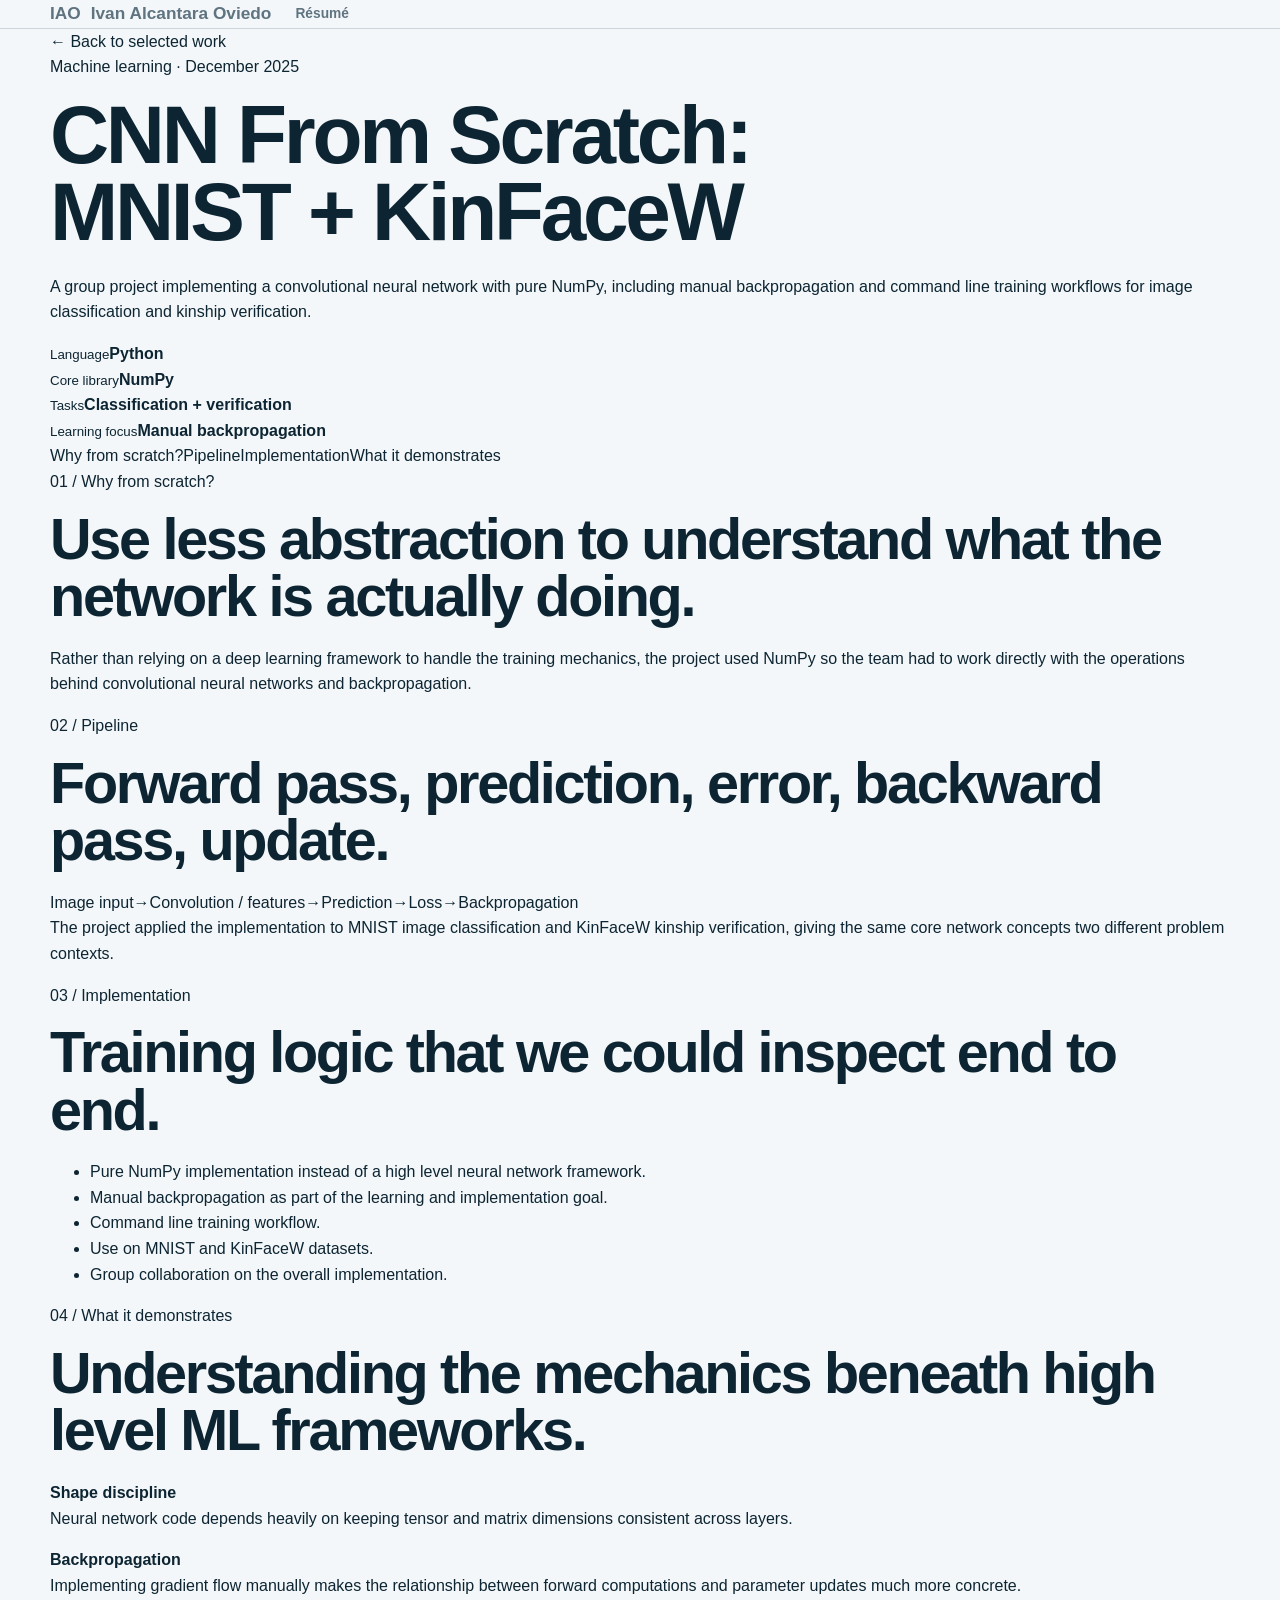
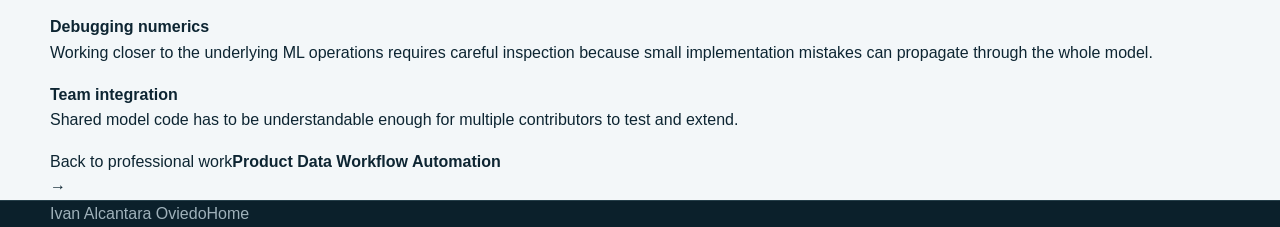
<file: projects/cnn-from-scratch.html>
<!doctype html><html lang="en"><head><meta charset="utf-8"><meta name="viewport" content="width=device-width, initial-scale=1"><title>CNN From Scratch | Ivan Alcantara Oviedo</title><meta name="description" content="Case study of a pure NumPy convolutional neural network project for MNIST classification and KinFaceW kinship verification."><meta name="theme-color" content="#08131f"><link rel="icon" href="../assets/favicon.svg" type="image/svg+xml"><link rel="stylesheet" href="../styles.css"></head><body><a class="skip-link" href="#main">Skip to main content</a><header class="site-header"><nav class="nav shell"><a class="brand" href="../index.html"><span class="brand-mark">IAO</span><span class="brand-text">Ivan Alcantara Oviedo</span></a><a class="nav-resume" href="../resume.html">Résumé</a></nav></header><main id="main"><section class="page-hero shell reveal"><a class="back-link" href="../index.html#work">← Back to selected work</a><p class="kicker">Machine learning · December 2025</p><h1>CNN From Scratch: MNIST + KinFaceW</h1><p class="page-lead">A group project implementing a convolutional neural network with pure NumPy, including manual backpropagation and command line training workflows for image classification and kinship verification.</p><div class="case-summary"><div><small>Language</small><strong>Python</strong></div><div><small>Core library</small><strong>NumPy</strong></div><div><small>Tasks</small><strong>Classification + verification</strong></div><div><small>Learning focus</small><strong>Manual backpropagation</strong></div></div></section><div class="shell case-body"><aside class="case-aside"><a href="#why">Why from scratch?</a><a href="#pipeline">Pipeline</a><a href="#built">Implementation</a><a href="#learning">What it demonstrates</a></aside><article class="case-content"><section id="why"><p class="kicker">01 / Why from scratch?</p><h2>Use less abstraction to understand what the network is actually doing.</h2><p>Rather than relying on a deep learning framework to handle the training mechanics, the project used NumPy so the team had to work directly with the operations behind convolutional neural networks and backpropagation.</p></section><section id="pipeline"><p class="kicker">02 / Pipeline</p><h2>Forward pass, prediction, error, backward pass, update.</h2><div class="architecture" role="img" aria-label="Image input passes through convolution, feature processing, output, loss calculation, and manual backpropagation"><div class="architecture-row"><span class="arch-box">Image input</span><span class="arch-arrow">→</span><span class="arch-box accented">Convolution / features</span><span class="arch-arrow">→</span><span class="arch-box">Prediction</span><span class="arch-arrow">→</span><span class="arch-box">Loss</span><span class="arch-arrow">→</span><span class="arch-box">Backpropagation</span></div></div><p>The project applied the implementation to MNIST image classification and KinFaceW kinship verification, giving the same core network concepts two different problem contexts.</p></section><section id="built"><p class="kicker">03 / Implementation</p><h2>Training logic that we could inspect end to end.</h2><ul><li>Pure NumPy implementation instead of a high level neural network framework.</li><li>Manual backpropagation as part of the learning and implementation goal.</li><li>Command line training workflow.</li><li>Use on MNIST and KinFaceW datasets.</li><li>Group collaboration on the overall implementation.</li></ul></section><section id="learning"><p class="kicker">04 / What it demonstrates</p><h2>Understanding the mechanics beneath high level ML frameworks.</h2><div class="lessons-grid"><div class="lesson"><strong>Shape discipline</strong><p>Neural network code depends heavily on keeping tensor and matrix dimensions consistent across layers.</p></div><div class="lesson"><strong>Backpropagation</strong><p>Implementing gradient flow manually makes the relationship between forward computations and parameter updates much more concrete.</p></div><div class="lesson"><strong>Debugging numerics</strong><p>Working closer to the underlying ML operations requires careful inspection because small implementation mistakes can propagate through the whole model.</p></div><div class="lesson"><strong>Team integration</strong><p>Shared model code has to be understandable enough for multiple contributors to test and extend.</p></div></div></section><a class="next-project" href="data-workflow-automation.html"><div><span>Back to professional work</span><strong>Product Data Workflow Automation</strong></div><strong aria-hidden="true">→</strong></a></article></div></main><footer class="site-footer"><div class="shell footer-inner"><span>Ivan Alcantara Oviedo</span><a href="../index.html">Home</a></div></footer><script src="../script.js" defer></script></body></html>
</file>
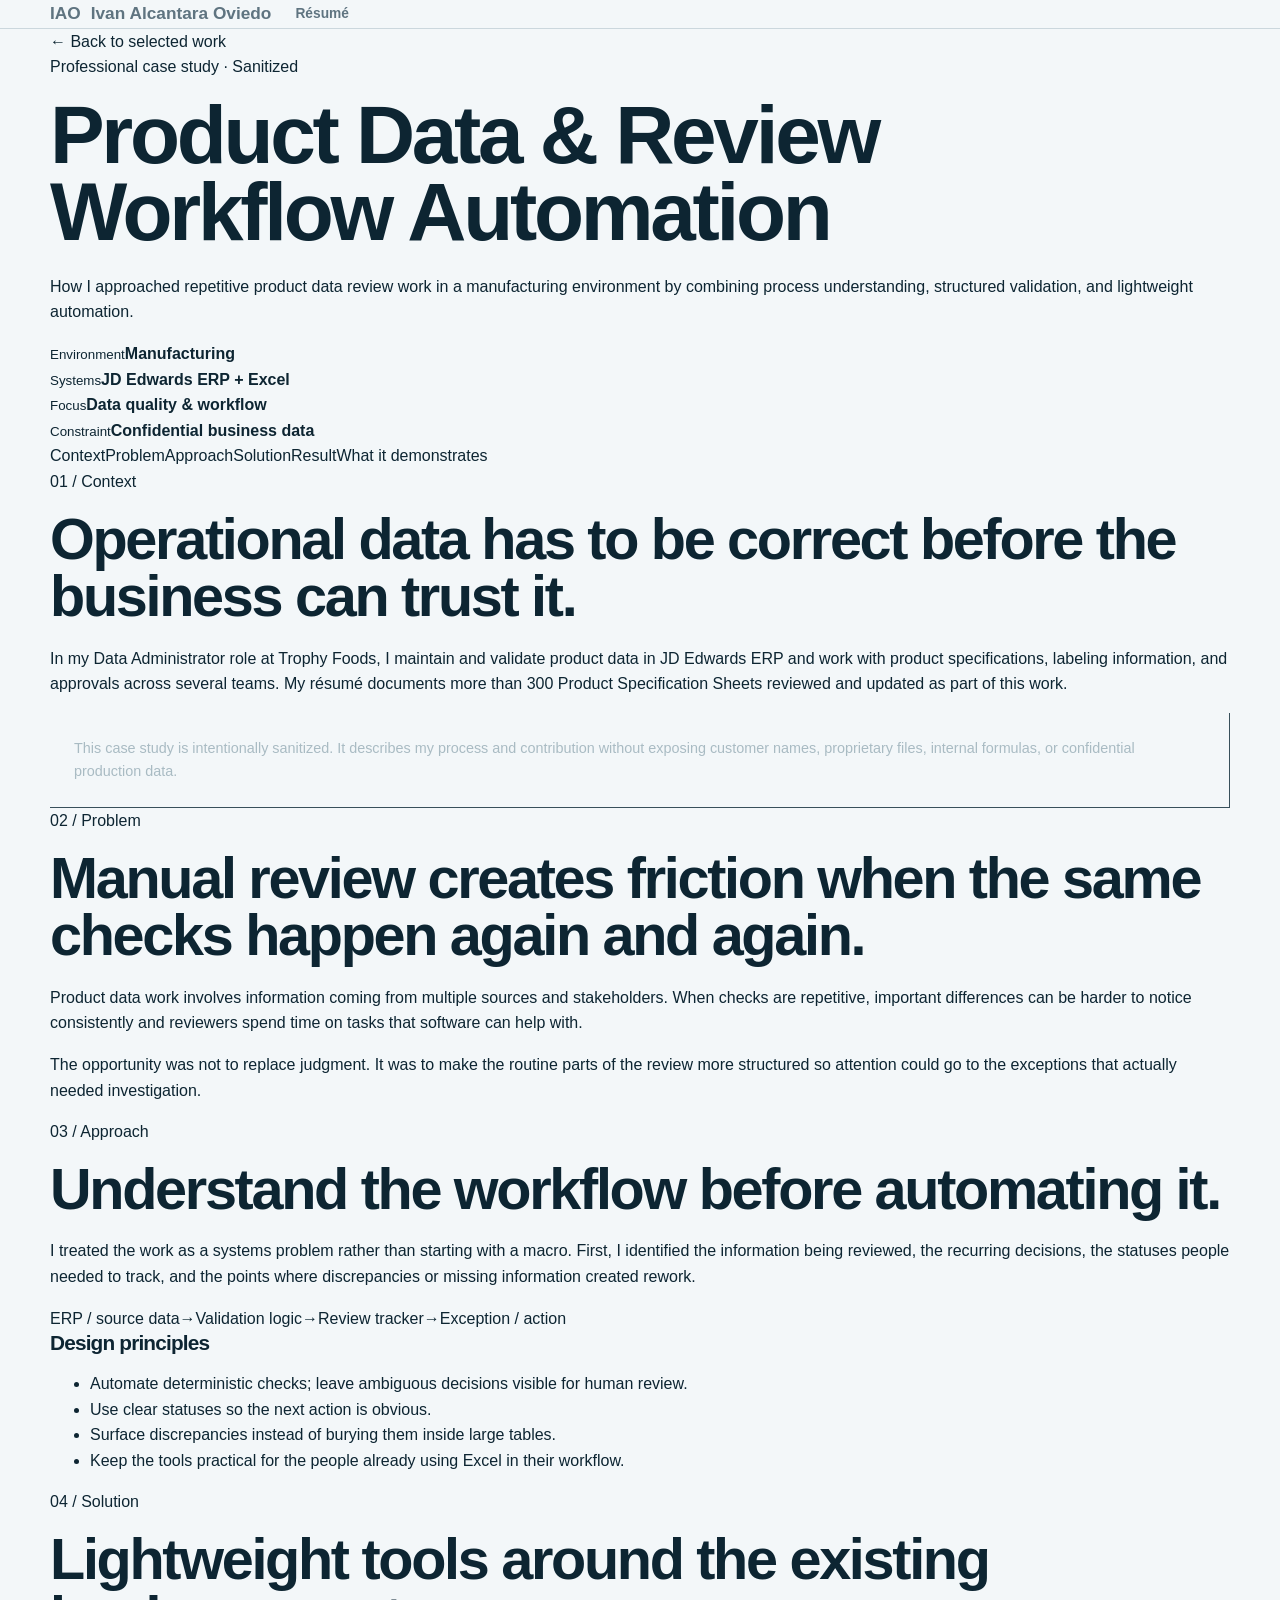
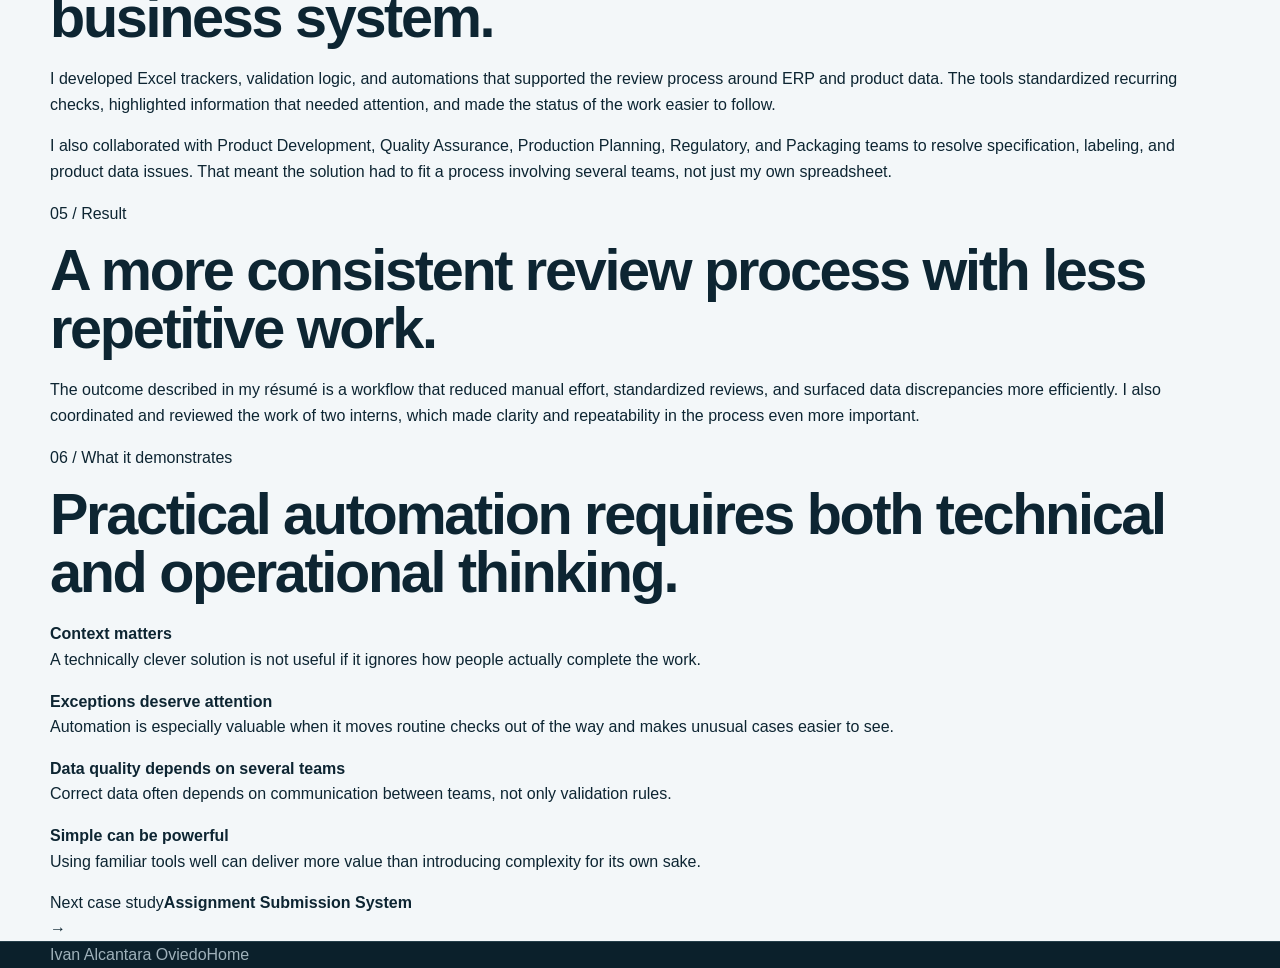
<file: projects/data-workflow-automation.html>
<!doctype html><html lang="en"><head><meta charset="utf-8"><meta name="viewport" content="width=device-width, initial-scale=1"><title>Product Data Workflow Automation | Ivan Alcantara Oviedo</title><meta name="description" content="A sanitized case study on Ivan Alcantara Oviedo's work improving product-data review workflows with ERP data, Excel validation, and process automation."><meta name="theme-color" content="#08131f"><link rel="icon" href="../assets/favicon.svg" type="image/svg+xml"><link rel="stylesheet" href="../styles.css"></head><body><a class="skip-link" href="#main">Skip to main content</a><header class="site-header"><nav class="nav shell" aria-label="Primary navigation"><a class="brand" href="../index.html"><span class="brand-mark">IAO</span><span class="brand-text">Ivan Alcantara Oviedo</span></a><a class="nav-resume" href="../resume.html">Résumé</a></nav></header><main id="main"><section class="page-hero shell reveal"><a class="back-link" href="../index.html#work">← Back to selected work</a><p class="kicker">Professional case study · Sanitized</p><h1>Product Data & Review Workflow Automation</h1><p class="page-lead">How I approached repetitive product data review work in a manufacturing environment by combining process understanding, structured validation, and lightweight automation.</p><div class="case-summary"><div><small>Environment</small><strong>Manufacturing</strong></div><div><small>Systems</small><strong>JD Edwards ERP + Excel</strong></div><div><small>Focus</small><strong>Data quality & workflow</strong></div><div><small>Constraint</small><strong>Confidential business data</strong></div></div></section><div class="shell case-body"><aside class="case-aside" aria-label="Case study sections"><a href="#context">Context</a><a href="#problem">Problem</a><a href="#approach">Approach</a><a href="#solution">Solution</a><a href="#result">Result</a><a href="#learning">What it demonstrates</a></aside><article class="case-content"><section id="context"><p class="kicker">01 / Context</p><h2>Operational data has to be correct before the business can trust it.</h2><p>In my Data Administrator role at Trophy Foods, I maintain and validate product data in JD Edwards ERP and work with product specifications, labeling information, and approvals across several teams. My résumé documents more than 300 Product Specification Sheets reviewed and updated as part of this work.</p><div class="case-note">This case study is intentionally sanitized. It describes my process and contribution without exposing customer names, proprietary files, internal formulas, or confidential production data.</div></section><section id="problem"><p class="kicker">02 / Problem</p><h2>Manual review creates friction when the same checks happen again and again.</h2><p>Product data work involves information coming from multiple sources and stakeholders. When checks are repetitive, important differences can be harder to notice consistently and reviewers spend time on tasks that software can help with.</p><p>The opportunity was not to replace judgment. It was to make the routine parts of the review more structured so attention could go to the exceptions that actually needed investigation.</p></section><section id="approach"><p class="kicker">03 / Approach</p><h2>Understand the workflow before automating it.</h2><p>I treated the work as a systems problem rather than starting with a macro. First, I identified the information being reviewed, the recurring decisions, the statuses people needed to track, and the points where discrepancies or missing information created rework.</p><div class="architecture" role="img" aria-label="Product data flows from source systems into validation rules, a review tracker, and exception handling"><div class="architecture-row"><span class="arch-box">ERP / source data</span><span class="arch-arrow">→</span><span class="arch-box accented">Validation logic</span><span class="arch-arrow">→</span><span class="arch-box">Review tracker</span><span class="arch-arrow">→</span><span class="arch-box">Exception / action</span></div></div><h3>Design principles</h3><ul><li>Automate deterministic checks; leave ambiguous decisions visible for human review.</li><li>Use clear statuses so the next action is obvious.</li><li>Surface discrepancies instead of burying them inside large tables.</li><li>Keep the tools practical for the people already using Excel in their workflow.</li></ul></section><section id="solution"><p class="kicker">04 / Solution</p><h2>Lightweight tools around the existing business system.</h2><p>I developed Excel trackers, validation logic, and automations that supported the review process around ERP and product data. The tools standardized recurring checks, highlighted information that needed attention, and made the status of the work easier to follow.</p><p>I also collaborated with Product Development, Quality Assurance, Production Planning, Regulatory, and Packaging teams to resolve specification, labeling, and product data issues. That meant the solution had to fit a process involving several teams, not just my own spreadsheet.</p></section><section id="result"><p class="kicker">05 / Result</p><h2>A more consistent review process with less repetitive work.</h2><p>The outcome described in my résumé is a workflow that reduced manual effort, standardized reviews, and surfaced data discrepancies more efficiently. I also coordinated and reviewed the work of two interns, which made clarity and repeatability in the process even more important.</p></section><section id="learning"><p class="kicker">06 / What it demonstrates</p><h2>Practical automation requires both technical and operational thinking.</h2><div class="lessons-grid"><div class="lesson"><strong>Context matters</strong><p>A technically clever solution is not useful if it ignores how people actually complete the work.</p></div><div class="lesson"><strong>Exceptions deserve attention</strong><p>Automation is especially valuable when it moves routine checks out of the way and makes unusual cases easier to see.</p></div><div class="lesson"><strong>Data quality depends on several teams</strong><p>Correct data often depends on communication between teams, not only validation rules.</p></div><div class="lesson"><strong>Simple can be powerful</strong><p>Using familiar tools well can deliver more value than introducing complexity for its own sake.</p></div></div></section><a class="next-project" href="assignment-submission-system.html"><div><span>Next case study</span><strong>Assignment Submission System</strong></div><strong aria-hidden="true">→</strong></a></article></div></main><footer class="site-footer"><div class="shell footer-inner"><span>Ivan Alcantara Oviedo</span><a href="../index.html">Home</a></div></footer><script src="../script.js" defer></script></body></html>
</file>
<file: styles.css>
:root{
  --bg:#f3f7f9;
  --paper:#ffffff;
  --ink:#0d2532;
  --ink-2:#1c3948;
  --muted:#5f7480;
  --line:#cbd7dd;
  --line-strong:#94a8b2;
  --accent:#13766f;
  --accent-soft:#dcebea;
  --deep:#0b202b;
  --max:1180px;
}
*{box-sizing:border-box}
html{scroll-behavior:smooth}
body{margin:0;background:var(--bg);color:var(--ink);font-family:"Urbanist",sans-serif;line-height:1.6;-webkit-font-smoothing:antialiased}
a{color:inherit;text-decoration:none}p,h1,h2,h3{margin-top:0}.shell{width:min(var(--max),calc(100% - 40px));margin-inline:auto}
.skip-link{position:fixed;z-index:9999;left:12px;top:10px;padding:10px 14px;background:var(--deep);color:#fff;transform:translateY(-150%)}.skip-link:focus{transform:none}
:focus-visible{outline:3px solid var(--accent);outline-offset:4px}
.site-header{position:sticky;top:0;z-index:50;background:rgba(243,247,249,.94);backdrop-filter:blur(14px);border-bottom:1px solid var(--line)}
.nav-wrap{min-height:72px;display:flex;justify-content:space-between;align-items:center;gap:28px}.brand{display:flex;align-items:center;gap:10px;font-family:"Bricolage Grotesque",sans-serif;font-weight:700;font-size:1.08rem}.brand-symbol{width:30px;height:30px;display:grid;grid-template-columns:repeat(3,1fr);gap:2px}.brand-symbol i{display:block;background:var(--ink)}.brand-symbol i:nth-child(2){height:70%;align-self:end;background:var(--accent)}.brand-symbol i:nth-child(3){height:45%;align-self:end}
.nav{display:flex;align-items:center;gap:24px;color:var(--muted);font-size:.86rem;font-weight:600}.nav a:hover{color:var(--ink)}.nav-cta{color:var(--ink)!important;border-bottom:2px solid var(--accent);padding-bottom:2px}
.eyebrow{margin:0 0 15px;color:var(--accent);font-size:.72rem;letter-spacing:.12em;text-transform:uppercase;font-weight:800}
h1,h2,h3{font-family:"Bricolage Grotesque",sans-serif;letter-spacing:-.04em;color:var(--ink)}
h1{max-width:900px;margin-bottom:24px;font-size:clamp(3.5rem,6.4vw,6.4rem);line-height:.94;font-weight:650}h1 span{color:var(--accent)}
h2{margin-bottom:20px;font-size:clamp(2.35rem,4.5vw,4.6rem);line-height:1;font-weight:650}h3{margin-bottom:10px;font-size:1.3rem;line-height:1.15}
.hero{display:grid;grid-template-columns:minmax(0,1.25fr) minmax(340px,.75fr);gap:70px;align-items:center;min-height:calc(100vh - 72px);padding:88px 0 78px}.hero-lead{max-width:760px;margin-bottom:30px;color:var(--muted);font-size:1.1rem;line-height:1.7}.hero-actions{display:flex;align-items:center;gap:22px;flex-wrap:wrap}.button{display:inline-flex;align-items:center;justify-content:center;min-height:48px;padding:0 18px;border:1px solid var(--ink);border-radius:6px;font-weight:800;font-size:.9rem;transition:transform .18s ease,background .18s ease}.button:hover{transform:translateY(-2px)}.button.primary{background:var(--ink);color:white}.button.primary:hover{background:var(--accent);border-color:var(--accent)}.inline-link{font-weight:800;border-bottom:1px solid var(--line-strong)}
.hero-aside{background:var(--paper);border:1px solid var(--line-strong);padding:0}.aside-head{display:flex;justify-content:space-between;padding:12px 15px;border-bottom:1px solid var(--line);color:var(--muted);font-size:.67rem;font-weight:800;letter-spacing:.09em;text-transform:uppercase}.aside-question{padding:24px 24px 18px;margin:0;font-family:"Bricolage Grotesque",sans-serif;font-size:1.32rem;line-height:1.28;font-weight:600}.aside-example{margin:0 24px;border-top:1px solid var(--line);display:grid;grid-template-columns:74px 1fr;gap:0}.aside-example span,.aside-example strong{padding:12px 0;border-bottom:1px solid var(--line)}.aside-example span{color:var(--muted);font-size:.72rem;text-transform:uppercase;letter-spacing:.06em}.aside-example strong{font-size:.86rem}.aside-foot{margin:0;padding:15px 24px;color:var(--muted);font-size:.78rem}
.signal-bar{background:var(--deep);color:#d7e3e7;border-block:1px solid #183642}.signal-grid{min-height:66px;display:grid;grid-template-columns:repeat(6,1fr);align-items:center;gap:18px;font-size:.72rem;font-weight:700;text-transform:uppercase;letter-spacing:.07em}.signal-grid span:not(:first-child){border-left:1px solid #35505c;padding-left:18px}
.section{padding:112px 0}.friction{display:grid;grid-template-columns:.82fr 1.18fr;gap:95px}.friction-heading{align-self:start;position:sticky;top:110px}.friction-heading h2{max-width:600px}.friction-list{border-top:1px solid var(--line-strong)}.friction-list article{display:grid;grid-template-columns:54px 1fr;gap:20px;padding:26px 0;border-bottom:1px solid var(--line)}.num{font-size:.68rem;font-weight:900;color:var(--accent)}.friction-list h3{font-size:1.35rem}.friction-list p{margin:0;color:var(--muted);max-width:680px}
.process-section{padding:105px 0;background:var(--paper);border-block:1px solid var(--line)}.process-grid{display:grid;grid-template-columns:.85fr 1.15fr;gap:100px}.process-copy p:not(.eyebrow){max-width:570px;color:var(--muted)}.steps{list-style:none;margin:0;padding:0;border-top:1px solid var(--line-strong)}.steps li{display:grid;grid-template-columns:48px 1fr;gap:20px;padding:22px 0;border-bottom:1px solid var(--line)}.steps>li>span{width:30px;height:30px;display:grid;place-items:center;border:1px solid var(--line-strong);color:var(--accent);font-size:.72rem;font-weight:900}.steps strong{display:block;margin-bottom:4px;font-family:"Bricolage Grotesque",sans-serif;font-size:1.08rem}.steps p{margin:0;color:var(--muted)}
.work-head{display:grid;grid-template-columns:1.2fr .8fr;gap:80px;align-items:end;margin-bottom:50px}.work-head>p{max-width:470px;color:var(--muted)}.work-bento{display:grid;grid-template-columns:1.1fr .9fr;grid-template-rows:auto auto auto;border-top:1px solid var(--line-strong);border-left:1px solid var(--line-strong)}.work-bento article{padding:28px;background:var(--paper);border-right:1px solid var(--line-strong);border-bottom:1px solid var(--line-strong)}.work-feature{grid-row:span 2;min-height:520px;display:flex;flex-direction:column}.work-feature h3{max-width:620px;margin-top:auto;font-size:clamp(2.1rem,3.7vw,3.8rem);line-height:1}.work-feature p{max-width:620px;color:var(--muted)}.work-small{min-height:250px}.work-small p,.work-wide p{color:var(--muted)}.work-wide{grid-column:1/-1;display:grid;grid-template-columns:180px 1fr;gap:20px}.work-wide h3{max-width:720px;font-size:1.7rem}.tag{display:inline-block;color:var(--accent);font-size:.7rem;font-weight:900;text-transform:uppercase;letter-spacing:.08em}.mini-flow{margin-top:28px;padding-top:18px;border-top:1px solid var(--line);display:flex;align-items:center;gap:10px;flex-wrap:wrap;font-size:.78rem;font-weight:700}.mini-flow span{background:var(--accent-soft);padding:7px 9px}.mini-flow b{color:var(--accent)}
.case-section{padding:92px 0;background:var(--deep);color:#e3edf0}.case-grid{display:grid;grid-template-columns:.62fr 1.19fr 1.19fr;gap:0;border-top:1px solid #38505b;border-left:1px solid #38505b}.case-grid>div,.case-note{padding:24px;border-right:1px solid #38505b;border-bottom:1px solid #38505b}.case-section .eyebrow{color:#64b6ae}.case-label>span{font-family:"Bricolage Grotesque",sans-serif;font-weight:600}.case-before>span,.case-after>span{display:block;margin-bottom:20px;color:#8ea5af;font-size:.68rem;font-weight:900;text-transform:uppercase;letter-spacing:.08em}.case-before p,.case-after p{display:inline;margin:0;font-family:"Bricolage Grotesque",sans-serif;font-size:1.08rem}.case-before i,.case-after i{padding:0 7px;color:#64b6ae;font-style:normal}.case-note{grid-column:2/-1;margin:0;color:#a9bbc3;font-size:.9rem}
.about{display:grid;grid-template-columns:1.1fr .9fr;gap:110px}.about-main p:not(.eyebrow){max-width:690px;color:var(--muted)}.principles{border-top:2px solid var(--ink)}.principles-title{padding:14px 0;margin:0;color:var(--muted);font-size:.7rem;font-weight:900;text-transform:uppercase;letter-spacing:.08em}.principles>div{display:grid;grid-template-columns:42px 1fr;gap:18px;padding:17px 0;border-top:1px solid var(--line)}.principles>div span{color:var(--accent);font-size:.69rem;font-weight:900}.principles>div strong{font-size:.93rem}
.contact{padding:100px 0;background:var(--accent);color:white}.contact .eyebrow{color:#cfe6e3}.contact h2{color:white;max-width:720px}.contact-grid{display:grid;grid-template-columns:1.1fr .9fr;gap:100px;align-items:end}.contact-copy p{max-width:560px;color:#d8ece9}.button.light{background:white;color:var(--deep);border-color:white}.contact-copy>span{display:block;margin-top:14px;color:#cfe6e3;font-size:.77rem}
footer{background:var(--deep);color:#9fb1ba;border-top:1px solid #253e49}.footer-grid{min-height:84px;display:grid;grid-template-columns:1fr 1fr 1fr;align-items:center;font-size:.76rem}.footer-grid span:nth-child(2){text-align:center}.footer-grid a{text-align:right;color:#d7e3e7;font-weight:700}
@media(max-width:980px){.nav{display:none}.hero,.friction,.process-grid,.about,.contact-grid{grid-template-columns:1fr}.hero{min-height:auto;gap:48px;padding:70px 0}.hero-aside{max-width:680px}.signal-grid{grid-template-columns:repeat(3,1fr);padding:16px 0}.friction-heading{position:static}.work-head{grid-template-columns:1fr;gap:14px}.work-bento{grid-template-columns:1fr}.work-feature{grid-row:auto;min-height:390px}.work-wide{grid-column:auto;grid-template-columns:1fr}.case-grid{grid-template-columns:1fr 1fr}.case-label{grid-column:1/-1}.case-note{grid-column:1/-1}}
@media(max-width:640px){.shell{width:min(var(--max),calc(100% - 28px))}.section{padding:82px 0}h1{font-size:clamp(3.25rem,15vw,4.8rem)}h2{font-size:clamp(2.45rem,12vw,3.6rem)}.signal-grid{grid-template-columns:1fr 1fr}.signal-grid span:not(:first-child){border-left:0;padding-left:0}.friction,.process-grid,.about,.contact-grid{gap:50px}.work-feature{min-height:330px}.case-grid{grid-template-columns:1fr}.case-label,.case-note{grid-column:auto}.case-before p,.case-after p{display:block;margin-bottom:4px}.case-before i,.case-after i{display:block;padding:1px 0}.footer-grid{grid-template-columns:1fr;gap:6px;padding:22px 0}.footer-grid span:nth-child(2),.footer-grid a{text-align:left}.hero-actions{align-items:flex-start;flex-direction:column}.button{width:100%}}
</file>
